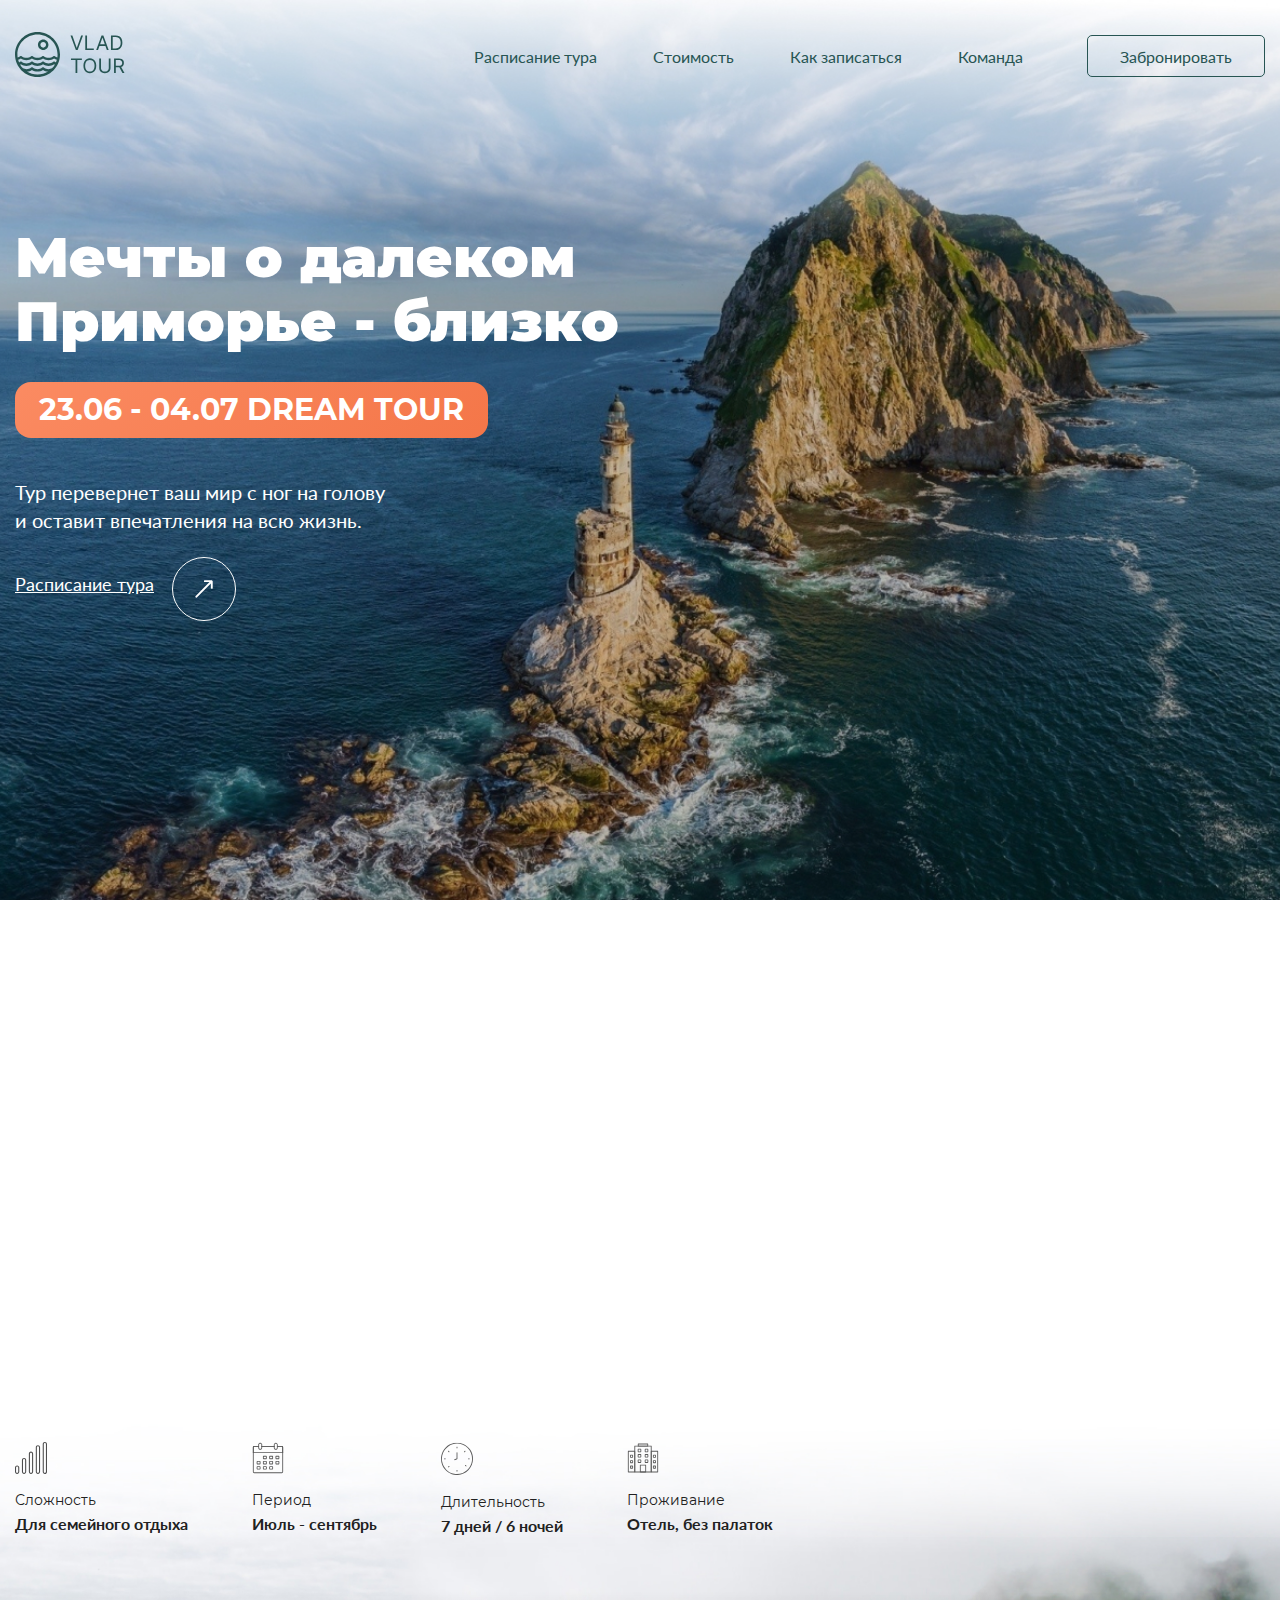
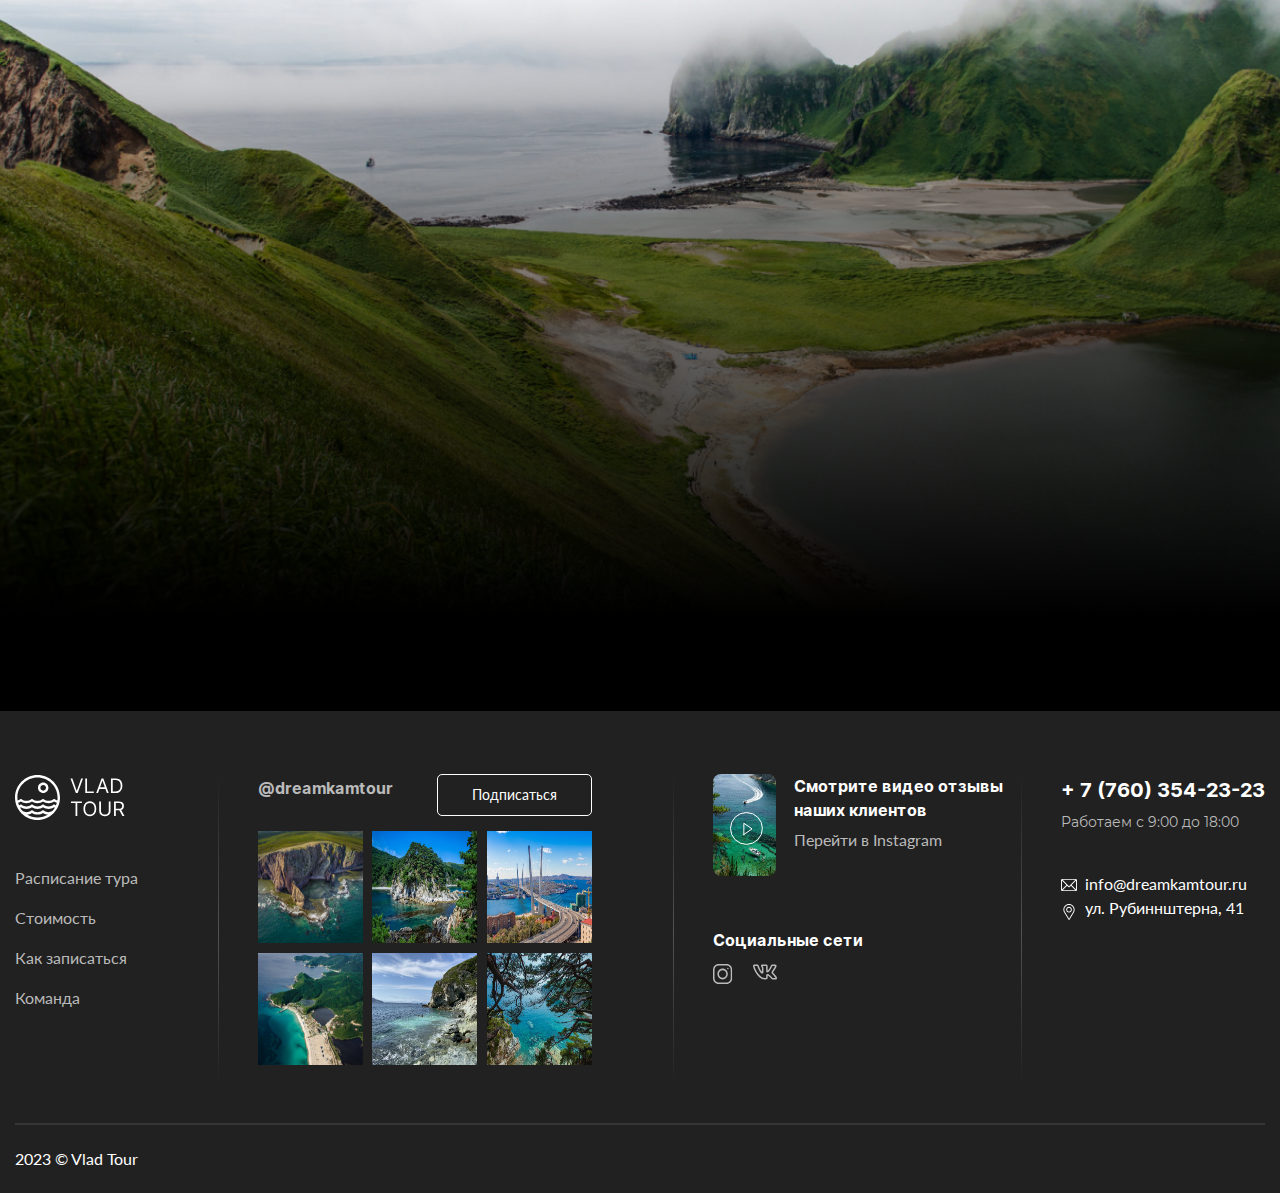
<file: index.html>
<!DOCTYPE html>
<html lang="en">

<head>
  <meta charset="UTF-8">
  <meta name="viewport" content="width=device-width, initial-scale=1.0">
  <meta http-equiv="X-UA-Compatible" content="ie=edge">
  <title>VLAD TOUR</title>
  <link rel="stylesheet" href="css/reset.css">
  <link rel="stylesheet" href="css/style.css">
</head>

<body>
  <header class="header">
    <div class="container">
      <div class="header__top">
        <a class="logo" href="index.html">
          <img src="images/logo-header.svg" alt="logo">
        </a>
        <nav class="menu">
          <ul class="menu__list">
            <li>
              <a class="menu__link" href="schedule.html">
                Расписание тура
              </a>
            </li>
            <li>
              <a class="menu__link" href="price.html">
                Стоимость
              </a>
            </li>
            <li>
              <a class="menu__link" href="booking.html">
                Как записаться
              </a>
            </li>
            <li>
              <a class="menu__link" href="team.html">
                Команда
              </a>
            </li>
          </ul>
          <div class="menu__btn">
            <a class="menu__btn-link" href="booking.html">Забронировать</a>
          </div>
        </nav>
      </div>
      <div class="header__content scroll-item">
        <h1 class="header__title">
          Мечты о далеком Приморье - близко
        </h1>
        <div class="header__date">
          23.06 - 04.07 DREAM TOUR
        </div>
        <div class="header__text">
          Тур перевернет ваш мир с ног на голову и оставит
          впечатления на всю жизнь.
        </div>
        <div class="header__btn">
          <a class="header__btn-link" href="#">
            Расписание тура
          </a>
        </div>
      </div>
    </div>
  </header>
  <section class="descr">
    <div class="container">
      <h3 class="descr__title scroll-item">
        Путешествие на край света начинается
      </h3>
      <div class="descr__subtitle scroll-item">
        Ваша мечта осуществилась, вы приняли решение, и вам
        предстоит путешествие на край света.
      </div>
      <div class="descr__text scroll-item">
        Этот маршрут лучший вариант для тех, кто хочет ощутить,
        как живёт самая молодая земля нашей планеты, многое увидеть,
        испытать на себе и полюбить, увезти целый рюкзак незабываемых
        чувств и впечатлений. Каждый день вы будете выезжать на радиальные маршруты,
        а проживать в комфортабельных двухместных номерах.
      </div>
    </div>
  </section>
  <section class="info">
    <div class="container">
      <div class="info__top">
        <div class="info__items">
          <div class="info__item ">
            <img class="info__item-img" src="images/info-1.svg" alt="photo">
            <div class="info__item-title">Сложность</div>
            <div class="info__item-text">Для семейного отдыха</div>
          </div>
          <div class="info__item scroll-item">
            <img class="info__item-img" src="images/info-2.svg" alt="photo">
            <div class="info__item-title">Период</div>
            <div class="info__item-text">Июль - сентябрь</div>
          </div>
          <div class="info__item scroll-item">
            <img class="info__item-img" src="images/info-3.svg" alt="photo">
            <div class="info__item-title">Длительность</div>
            <div class="info__item-text">7 дней / 6 ночей</div>
          </div>
          <div class="info__item scroll-item">
            <img class="info__item-img" src="images/info-4.svg" alt="photo">
            <div class="info__item-title">Проживание</div>
            <div class="info__item-text">Отель, без палаток</div>
          </div>
        </div>
      </div>
      <div class="info__content ">
        <div class="info__title">
          Владивосток – земля великолепной приморской природы, красивых бухт и диких мест, где ещё не ступала нога
          человека.
        </div>
        <div class="info__com">
          “Когда мы подлетали во Владивосток, у меня захватило дух от увиденного. Это за гранью реальности. Невероятно!”
        </div>
        <div class="info__name">
          Максим, <span>@max_max</span>
        </div>
      </div>
    </div>
  </section>
  <footer class="footer">
    <div class="container">
      <div class="footer__top">
        <div class="footer__menu footer__block">
          <a class="footer__logo" href="index.html">
            <img class="footer__logo-img" src="images/footer-logo.svg">
          </a>
          <nav class="footer__nav">
            <ul class="footer__list">
              <li>
                <a class="footer__list-link" href="schedule.html">
                  Расписание тура
                </a>
              </li>
              <li>
                <a class="footer__list-link" href="price.html">
                  Стоимость

                </a>
              </li>
              <li>
                <a class="footer__list-link" href="booking.html">
                  Как записаться

                </a>
              </li>
              <li>
                <a class="footer__list-link" href="team.html">
                  Команда
                </a>
              </li>
            </ul>
          </nav>
        </div>
        <div class="footer__inst footer__block">
          <div class="footer__inst-desc">
            <div class="footer__inst-name">
              @dreamkamtour
            </div>
            <div class="footer__inst-btn">
              <a class="footer__inst-link" href="#">Подписаться</a>
            </div>
          </div>
          <div class="footer__inst-gallery">
            <img class="footer__inst-img" src="images/footer-gal-1.jpg" alt="#">
            <img class="footer__inst-img" src="images/footer-gal-2.jpg" alt="#">
            <img class="footer__inst-img" src="images/footer-gal-3.jpg" alt="#">
            <img class="footer__inst-img" src="images/footer-gal-4.jpg" alt="#">
            <img class="footer__inst-img" src="images/footer-gal-5.jpg" alt="#">
            <img class="footer__inst-img" src="images/footer-gal-6.jpg" alt="#">
          </div>
        </div>
        <div class="footer__social footer__block">
          <div class="footer__social-inst">
            <div class="footer__social-video">
              <a class="footer__social-link" href="#">
                <img class="footer__social-img" src="images/inst-video.png" alt="#">
              </a>
            </div>
            <div class="footer__social-text">
              <p>Смотрите видео отзывы наших клиентов</p>
              <a class="footer__social-linkinst" href="#">Перейти в Instagram</a>
            </div>
          </div>
          <div class="footer__social-title">
            Социальные сети
          </div>
          <img class="footer__social-icon" src="images/ins-icon-footer.svg" alt="photo">
          <img class="footer__social-icon" src="images/vk-icon-footer.svg" alt="photo">
        </div>
        <div class="footer__com footer__block">
          <a class="footer__phone" href="tel:87603542323">+ 7 (760) 354-23-23</a>
          <div class="footer__com-text">Работаем с 9:00 до 18:00</div>
          <a class="footer__email" href="mailto:">info@dreamkamtour.ru</a>
          <div class="footer__adress">ул. Рубиннштерна, 41</div>
        </div>
      </div>
      <div class="footer__bottom">
        2023 © Vlad Tour
      </div>
    </div>
  </footer>

  <script src="js/main.js"></script>
</body>

</html>
</file>
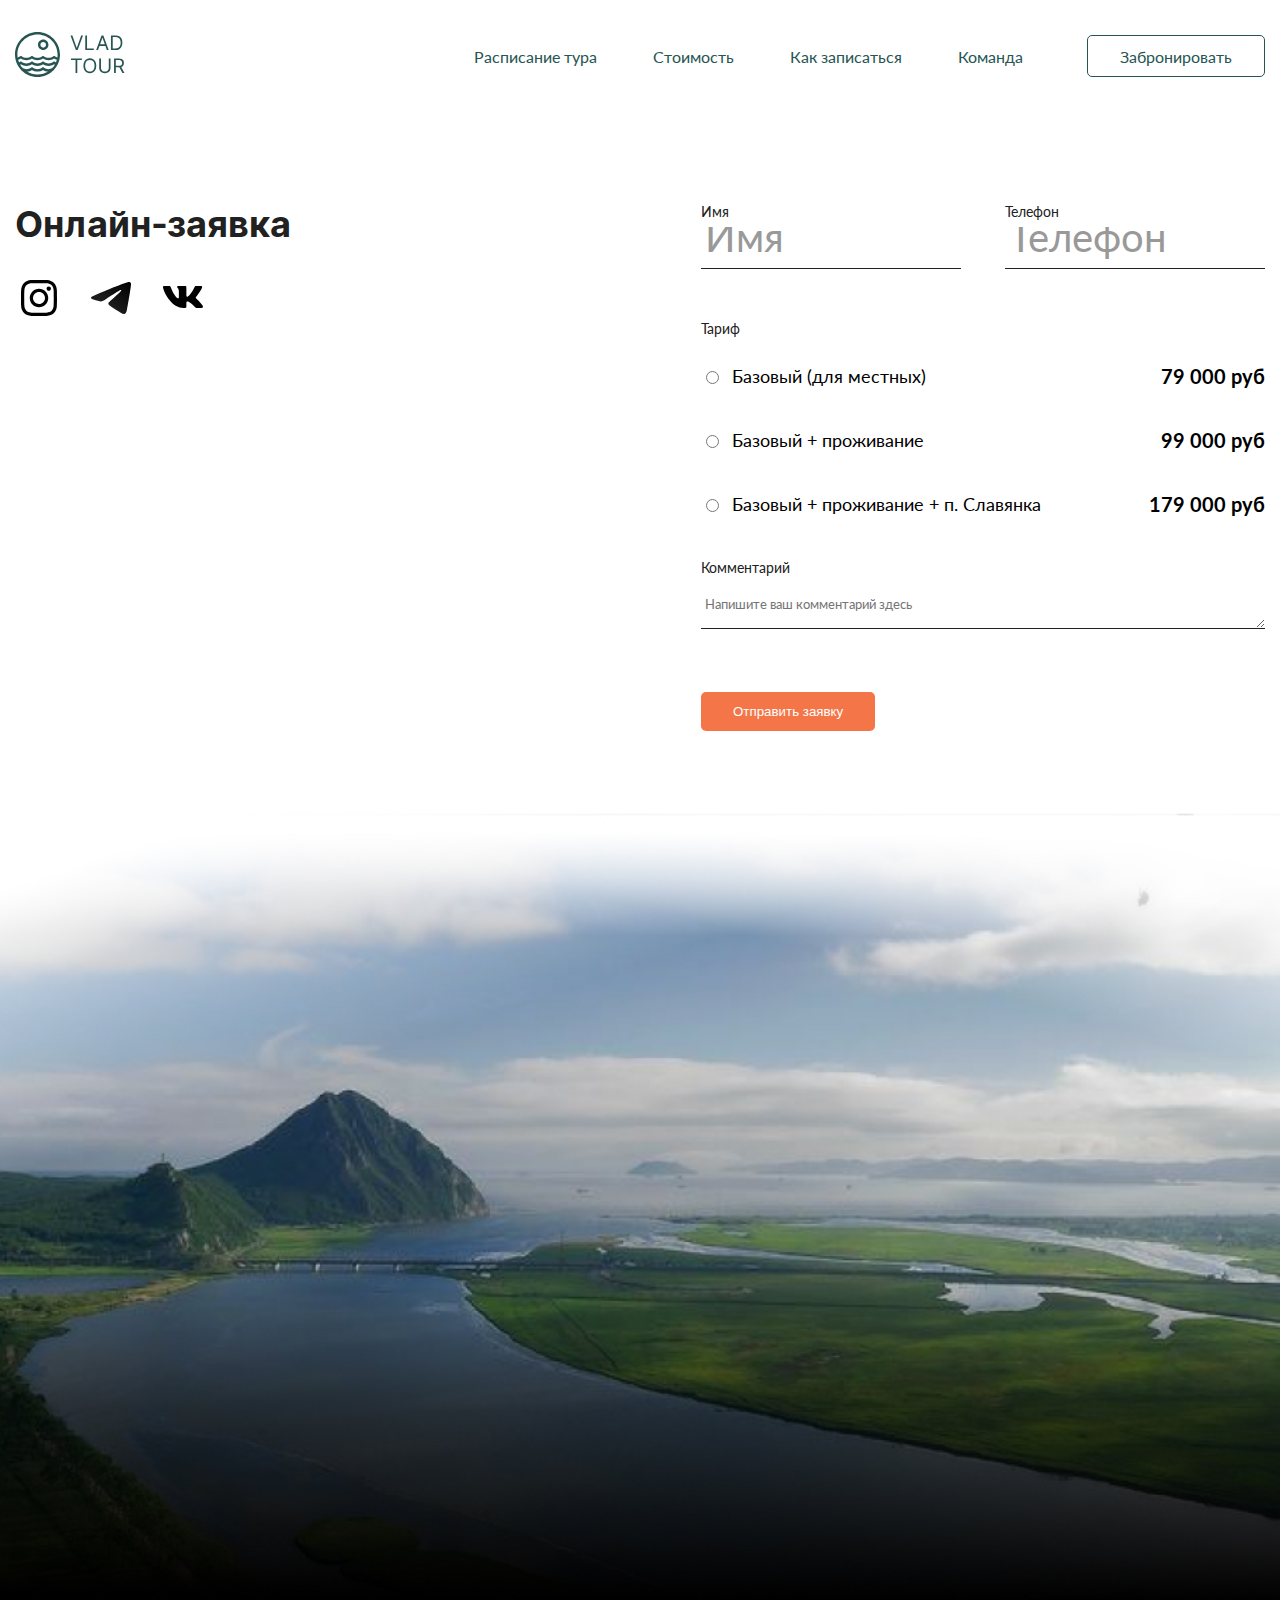
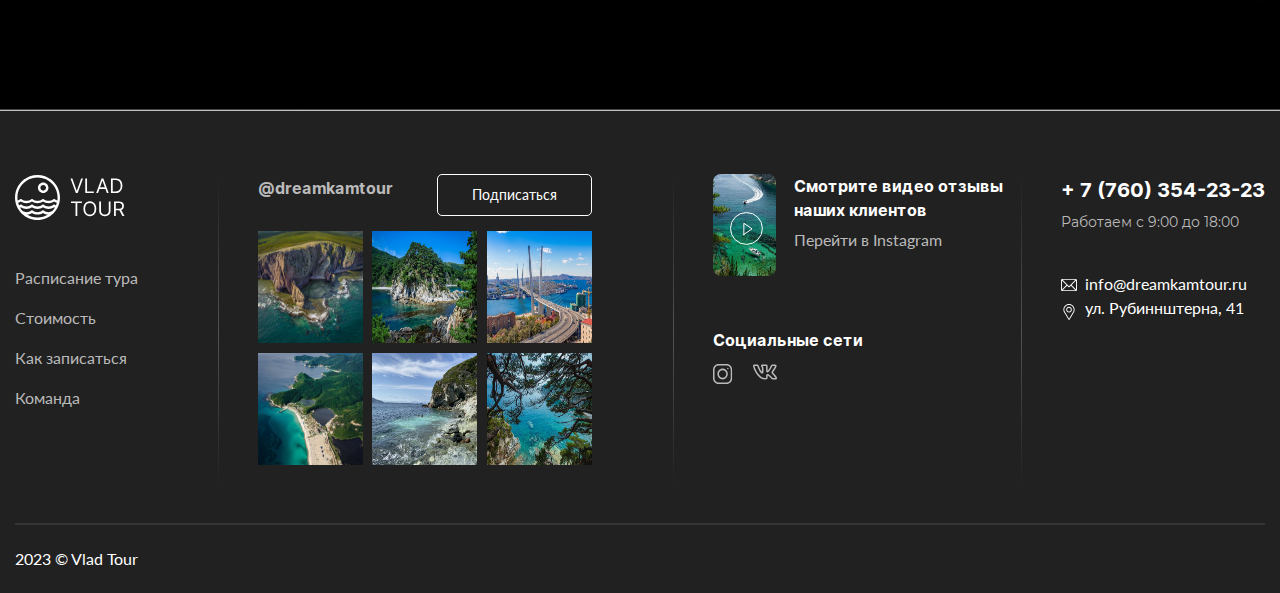
<file: booking.html>
<!DOCTYPE html>
<html lang="en">

<head>
    <meta charset="UTF-8">
    <meta name="viewport" content="width=device-width, initial-scale=1.0">
    <meta http-equiv="X-UA-Compatible" content="ie=edge">
    <title>VLAD TOUR</title>
    <link rel="stylesheet" href="css/reset.css">
    <link rel="stylesheet" href="css/style.css">
</head>

<body>
    <header class="header header__other">
        <div class="container">
            <div class="header__top">
                <a class="logo" href="index.html">
                    <img src="images/logo-header.svg" alt="logo">
                </a>
                <nav class="menu">
                    <ul class="menu__list">
                        <li>
                            <a class="menu__link" href="schedule.html">
                                Расписание тура
                            </a>
                        </li>
                        <li>
                            <a class="menu__link" href="price.html">
                                Стоимость
                            </a>
                        </li>
                        <li>
                            <a class="menu__link" href="booking.html">
                                Как записаться
                            </a>
                        </li>
                        <li>
                            <a class="menu__link" href="team.html">
                                Команда
                            </a>
                        </li>
                    </ul>
                    <div class="menu__btn">
                        <a class="menu__btn-link" href="booking.html">Забронировать</a>
                    </div>
                </nav>
            </div>
        </div>
    </header>
    <section class="booking">
        <div class="container">
            <div class="booking__inner">
                <div class="booking__text">
                    <h3 class="booking__title">Онлайн-заявка</h3>
                    <div class="booking__icon">
                        <a class="booking__icon-link" href="#">
                            <img class="booking__iocn-img" src="images/instagram-black.svg">
                        </a>
                        <a class="booking__icon-link" href="#">
                            <img class="booking__iocn-img" src="images/telegram-black.svg">
                        </a>
                        <a class="booking__icon-link" href="#">
                            <img class="booking__iocn-img" src="images/vk-black.svg">
                        </a>
                    </div>
                </div>
                <form class="booking__form" action="">
                    <div class="booking__form-top">
                        <div class="booking__form-block">
                            <label class="booking__label-name booking__label">Имя</label>
                            <input class="booking__input-name booking__input" type="text" placeholder="Имя">
                        </div>
                        <div class="booking__form-block">
                            <label class="booking__label-tel booking__label">Телефон</label>
                            <input class="booking__input-tel booking__input" type="tel" placeholder="Телефон">
                        </div>
                    </div>
                    <label class="booking__label-tarrif booking__label">Тариф</label>
                    <div class="booking__tariff">
                        <input class="booking__tariff-item" type="radio">
                        <div class="booking__tariff-inner">
                            <label class="booking__label-traf">Базовый (для местных)</label>
                            <div class="booking__price">79 000 руб</div>
                        </div>
                    </div>
                    <div class="booking__tariff">
                        <input class="booking__tariff-item" type="radio">
                        <div class="booking__tariff-inner">
                            <label class="booking__label-traf">Базовый + проживание</label>
                            <div class="booking__price">99 000 руб</div>
                        </div>
                    </div>
                    <div class="booking__tariff">
                        <input class="booking__tariff-item" type="radio">
                        <div class="booking__tariff-inner">
                        <label class="booking__label-traf">Базовый + проживание + п. Славянка</label>
                        <div class="booking__price">179 000 руб</div>
                    </div>
                    </div>
                    <label class="booking__label-com booking__label">Комментарий</label>
                    <textarea class="booking__textarea" placeholder="Напишите ваш комментарий здесь"></textarea>
                    <button class="form-btn" type="submit">Отправить заявку</button>
                </form>
            </div>
        </div>
    </section>
    <section class="booking__photo">
    </section>
    <footer class="footer">
        <div class="container">
            <div class="footer__top">
                <div class="footer__menu footer__block">
                    <a class="footer__logo" href="index.html">
                        <img class="footer__logo-img" src="images/footer-logo.svg">
                    </a>
                    <nav class="footer__nav">
                        <ul class="footer__list">
                            <li>
                                <a class="footer__list-link" href="schedule.html">
                                    Расписание тура
                                </a>
                            </li>
                            <li>
                                <a class="footer__list-link" href="price.html">
                                    Стоимость

                                </a>
                            </li>
                            <li>
                                <a class="footer__list-link" href="booking.html">
                                    Как записаться

                                </a>
                            </li>
                            <li>
                                <a class="footer__list-link" href="team.html">
                                    Команда
                                </a>
                            </li>
                        </ul>
                    </nav>
                </div>
                <div class="footer__inst footer__block">
                    <div class="footer__inst-desc">
                        <div class="footer__inst-name">
                            @dreamkamtour
                        </div>
                        <div class="footer__inst-btn">
                            <a class="footer__inst-link" href="#">Подписаться</a>
                        </div>
                    </div>
                    <div class="footer__inst-gallery">
                        <img class="footer__inst-img" src="images/footer-gal-1.jpg" alt="#">
                        <img class="footer__inst-img" src="images/footer-gal-2.jpg" alt="#">
                        <img class="footer__inst-img" src="images/footer-gal-3.jpg" alt="#">
                        <img class="footer__inst-img" src="images/footer-gal-4.jpg" alt="#">
                        <img class="footer__inst-img" src="images/footer-gal-5.jpg" alt="#">
                        <img class="footer__inst-img" src="images/footer-gal-6.jpg" alt="#">
                    </div>
                </div>
                <div class="footer__social footer__block">
                    <div class="footer__social-inst">
                        <div class="footer__social-video">
                            <a class="footer__social-link" href="#">
                                <img class="footer__social-img" src="images/inst-video.png" alt="#">
                            </a>
                        </div>
                        <div class="footer__social-text">
                            <p>Смотрите видео отзывы наших клиентов</p>
                            <a class="footer__social-linkinst" href="#">Перейти в Instagram</a>
                        </div>
                    </div>
                    <div class="footer__social-title">
                        Социальные сети
                    </div>
                    <img class="footer__social-icon" src="images/ins-icon-footer.svg" alt="photo">
                    <img class="footer__social-icon" src="images/vk-icon-footer.svg" alt="photo">
                </div>
                <div class="footer__com footer__block">
                    <a class="footer__phone" href="tel:87603542323">+ 7 (760) 354-23-23</a>
                    <div class="footer__com-text">Работаем с 9:00 до 18:00</div>
                    <a class="footer__email" href="mailto:">info@dreamkamtour.ru</a>
                    <div class="footer__adress">ул. Рубиннштерна, 41</div>
                </div>
            </div>
            <div class="footer__bottom">
                2023 © Vlad Tour
            </div>
        </div>
    </footer>
    <script src="js/main.js"></script>
</body>

</html>
</file>
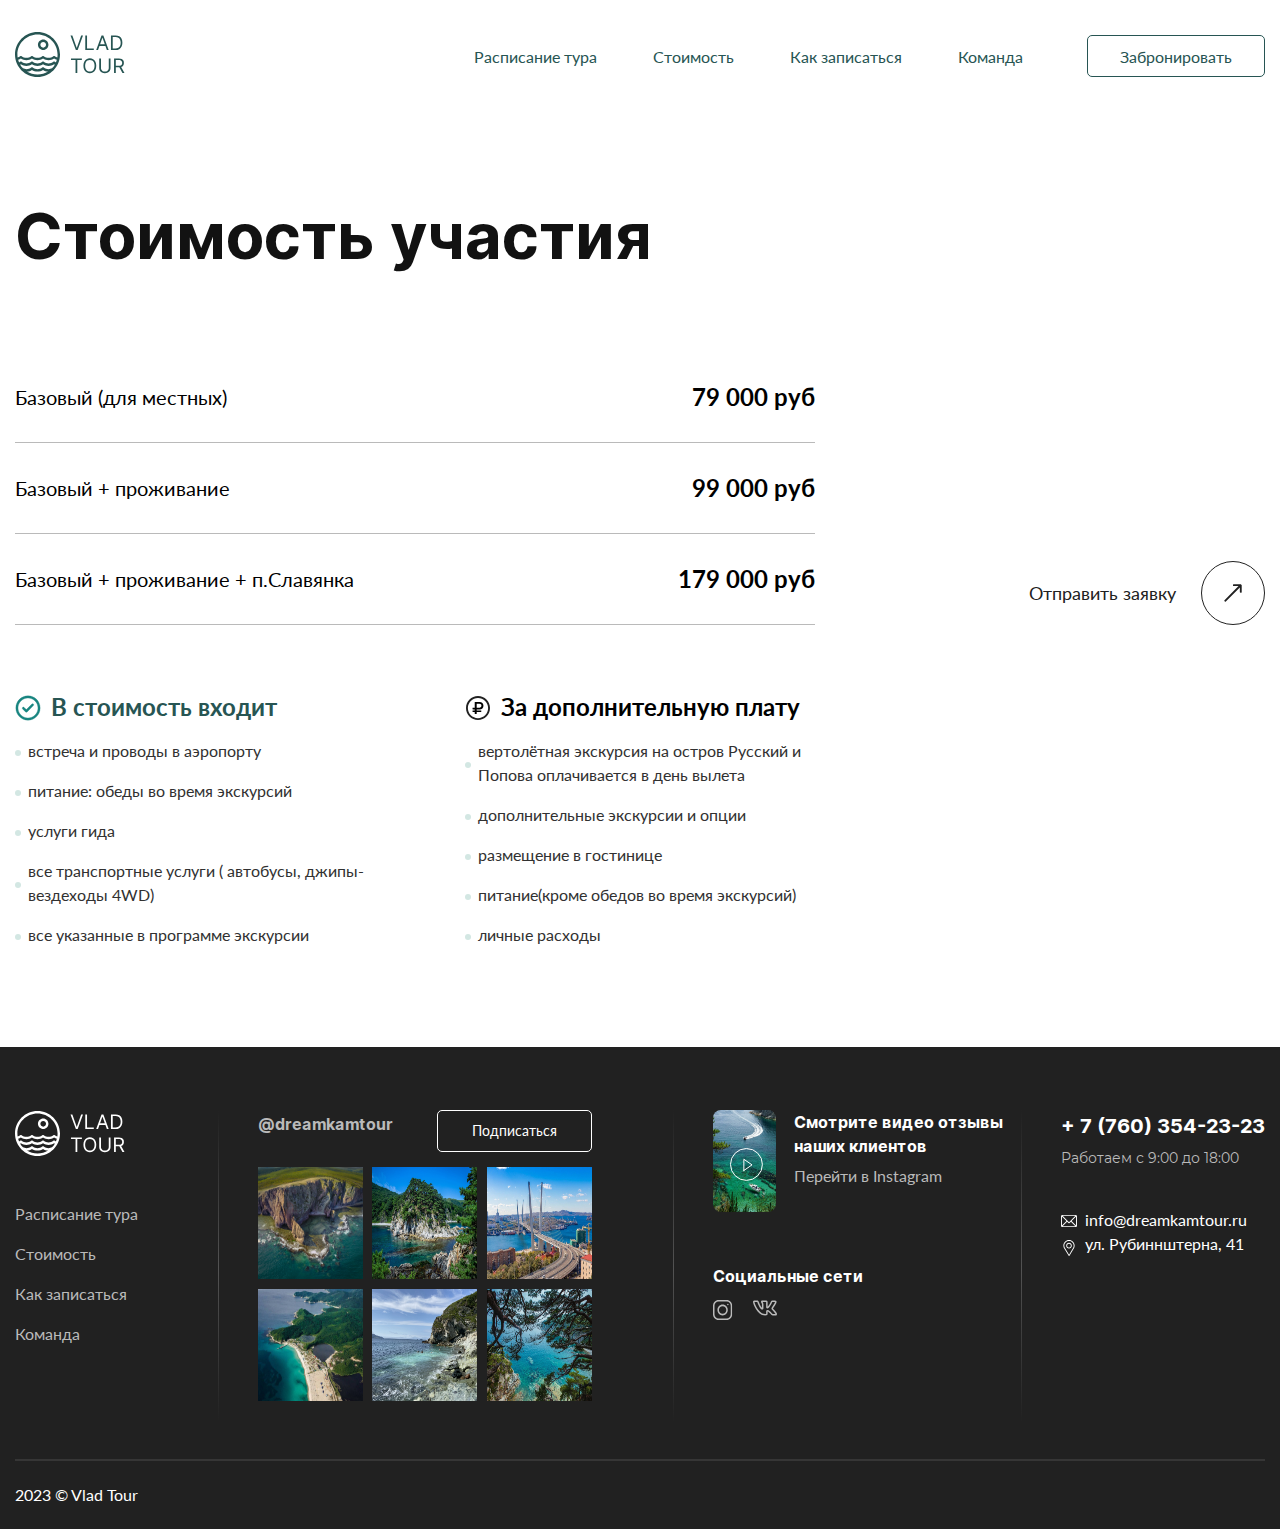
<file: price.html>
<!DOCTYPE html>
<html lang="en">

<head>
    <meta charset="UTF-8">
    <meta name="viewport" content="width=device-width, initial-scale=1.0">
    <meta http-equiv="X-UA-Compatible" content="ie=edge">
    <title>VLAD TOUR</title>
    <link rel="stylesheet" href="css/reset.css">
    <link rel="stylesheet" href="css/style.css">
</head>

<body>
    <header class="header header__other">
        <div class="container">
            <div class="header__top">
                <a class="logo" href="index.html">
                    <img src="images/logo-header.svg" alt="logo">
                </a>
                <nav class="menu">
                    <ul class="menu__list">
                        <li>
                            <a class="menu__link" href="schedule.html">
                                Расписание тура
                            </a>
                        </li>
                        <li>
                            <a class="menu__link" href="price.html">
                                Стоимость
                            </a>
                        </li>
                        <li>
                            <a class="menu__link" href="booking.html">
                                Как записаться
                            </a>
                        </li>
                        <li>
                            <a class="menu__link" href="team.html">
                                Команда
                            </a>
                        </li>
                    </ul>
                    <div class="menu__btn">
                        <a class="menu__btn-link" href="booking.html">Забронировать</a>
                    </div>
                </nav>
            </div>
        </div>
    </header>
    <section class="price">
        <div class="container">
            <h3 class="price__title">Стоимость участия</h3>
            <div class="price__top">
                <div class="price__table">
                    <div class="price__table-block">
                        <div class="price__table-subtile">Базовый (для местных)</div>
                        <div class="price__table-text">79 000 руб</div>
                    </div>
                    <div class="price__table-block">
                        <div class="price__table-subtile">Базовый + проживание</div>
                        <div class="price__table-text">99 000 руб</div>
                    </div>
                    <div class="price__table-block">
                        <div class="price__table-subtile">Базовый + проживание + п.Славянка</div>
                        <div class="price__table-text">179 000 руб</div>
                    </div>
                </div>
                <div class="price__bid">
                    <a class="price__link">
                        <div class="price__link-text">
                            Отправить заявку
                        </div>
                        <svg width="64" height="64" viewBox="0 0 64 64" fill="none" xmlns="http://www.w3.org/2000/svg">
                            <rect x="0.5" y="0.5" width="63" height="63" rx="31.5" stroke="#212121" />
                            <g clip-path="url(#clip0_759_56)">
                                <path
                                    d="M39.7744 23.1951C39.774 23.1951 39.7736 23.1951 39.7731 23.1951L32.8622 23.2257C32.3445 23.2279 31.9265 23.6495 31.9288 24.1673C31.9311 24.6851 32.3526 25.103 32.8704 25.1007L37.5103 25.0801L23.4994 39.1473C23.134 39.5142 23.1352 40.1078 23.5021 40.4731C23.8689 40.8385 24.4625 40.8373 24.8279 40.4705L38.8388 26.4033L38.8369 31.0433C38.8367 31.561 39.2563 31.9809 39.774 31.9811C40.2919 31.9813 40.7117 31.5616 40.7119 31.0439L40.7148 24.1329C40.7148 24.1325 40.7147 24.1321 40.7148 24.1317C40.7142 23.6129 40.2915 23.1935 39.7744 23.1951Z"
                                    fill="#212121" />
                            </g>
                            <defs>
                                <clipPath id="clip0_759_56">
                                    <rect width="24" height="24" fill="white"
                                        transform="translate(15 32.0049) rotate(-45.1148)" />
                                </clipPath>
                            </defs>
                        </svg>
                    </a>
                </div>
            </div>
            <div class="price__bottom">
                <div class="price__yes">
                    <h6 class="price__yes-title price__title-bottom">В стоимость входит</h6>
                    <ul class="price__list">
                        <li>встреча и проводы в аэропорту  </li>
                        <li>питание: обеды во время экскурсий </li>
                        <li>услуги гида  </li>
                        <li>все транспортные услуги ( автобусы, джипы-вездеходы 4WD) </li>
                        <li>все указанные в программе экскурсии </li>
                    </ul>
                </div>
                <div class="price__no">
                    <h6 class="price__no-title price__title-bottom">За дополнительную плату</h6>
                    <ul class="price__list">
                        <li>вертолётная экскурсия на остров Русский и Попова оплачивается в день вылета </li>
                        <li>дополнительные экскурсии и опции </li>
                        <li>размещение в гостинице </li>
                        <li>питание(кроме обедов во время экскурсий)</li>
                        <li>личные расходы </li>
                    </ul>
                </div>
            </div>
        </div>
    </section>
    <footer class="footer">
        <div class="container">
            <div class="footer__top">
                <div class="footer__menu footer__block">
                    <a class="footer__logo" href="index.html">
                        <img class="footer__logo-img" src="images/footer-logo.svg">
                    </a>
                    <nav class="footer__nav">
                        <ul class="footer__list">
                            <li>
                                <a class="footer__list-link" href="schedule.html">
                                    Расписание тура
                                </a>
                            </li>
                            <li>
                                <a class="footer__list-link" href="price.html">
                                    Стоимость

                                </a>
                            </li>
                            <li>
                                <a class="footer__list-link" href="booking.html">
                                    Как записаться

                                </a>
                            </li>
                            <li>
                                <a class="footer__list-link" href="team.html">
                                    Команда
                                </a>
                            </li>
                        </ul>
                    </nav>
                </div>
                <div class="footer__inst footer__block">
                    <div class="footer__inst-desc">
                        <div class="footer__inst-name">
                            @dreamkamtour
                        </div>
                        <div class="footer__inst-btn">
                            <a class="footer__inst-link" href="#">Подписаться</a>
                        </div>
                    </div>
                    <div class="footer__inst-gallery">
                        <img class="footer__inst-img" src="images/footer-gal-1.jpg" alt="#">
                        <img class="footer__inst-img" src="images/footer-gal-2.jpg" alt="#">
                        <img class="footer__inst-img" src="images/footer-gal-3.jpg" alt="#">
                        <img class="footer__inst-img" src="images/footer-gal-4.jpg" alt="#">
                        <img class="footer__inst-img" src="images/footer-gal-5.jpg" alt="#">
                        <img class="footer__inst-img" src="images/footer-gal-6.jpg" alt="#">
                    </div>
                </div>
                <div class="footer__social footer__block">
                    <div class="footer__social-inst">
                        <div class="footer__social-video">
                            <a class="footer__social-link" href="#">
                                <img class="footer__social-img" src="images/inst-video.png" alt="#">
                            </a>
                        </div>
                        <div class="footer__social-text">
                            <p>Смотрите видео отзывы наших клиентов</p>
                            <a class="footer__social-linkinst" href="#">Перейти в Instagram</a>
                        </div>
                    </div>
                    <div class="footer__social-title">
                        Социальные сети
                    </div>
                    <img class="footer__social-icon" src="images/ins-icon-footer.svg" alt="photo">
                    <img class="footer__social-icon" src="images/vk-icon-footer.svg" alt="photo">
                </div>
                <div class="footer__com footer__block">
                    <a class="footer__phone" href="tel:87603542323">+ 7 (760) 354-23-23</a>
                    <div class="footer__com-text">Работаем с 9:00 до 18:00</div>
                    <a class="footer__email" href="mailto:">info@dreamkamtour.ru</a>
                    <div class="footer__adress">ул. Рубиннштерна, 41</div>
                </div>
            </div>
            <div class="footer__bottom">
                2023 © Vlad Tour
            </div>
        </div>
    </footer>
    <script src="js/main.js"></script>
</body>

</html>
</file>
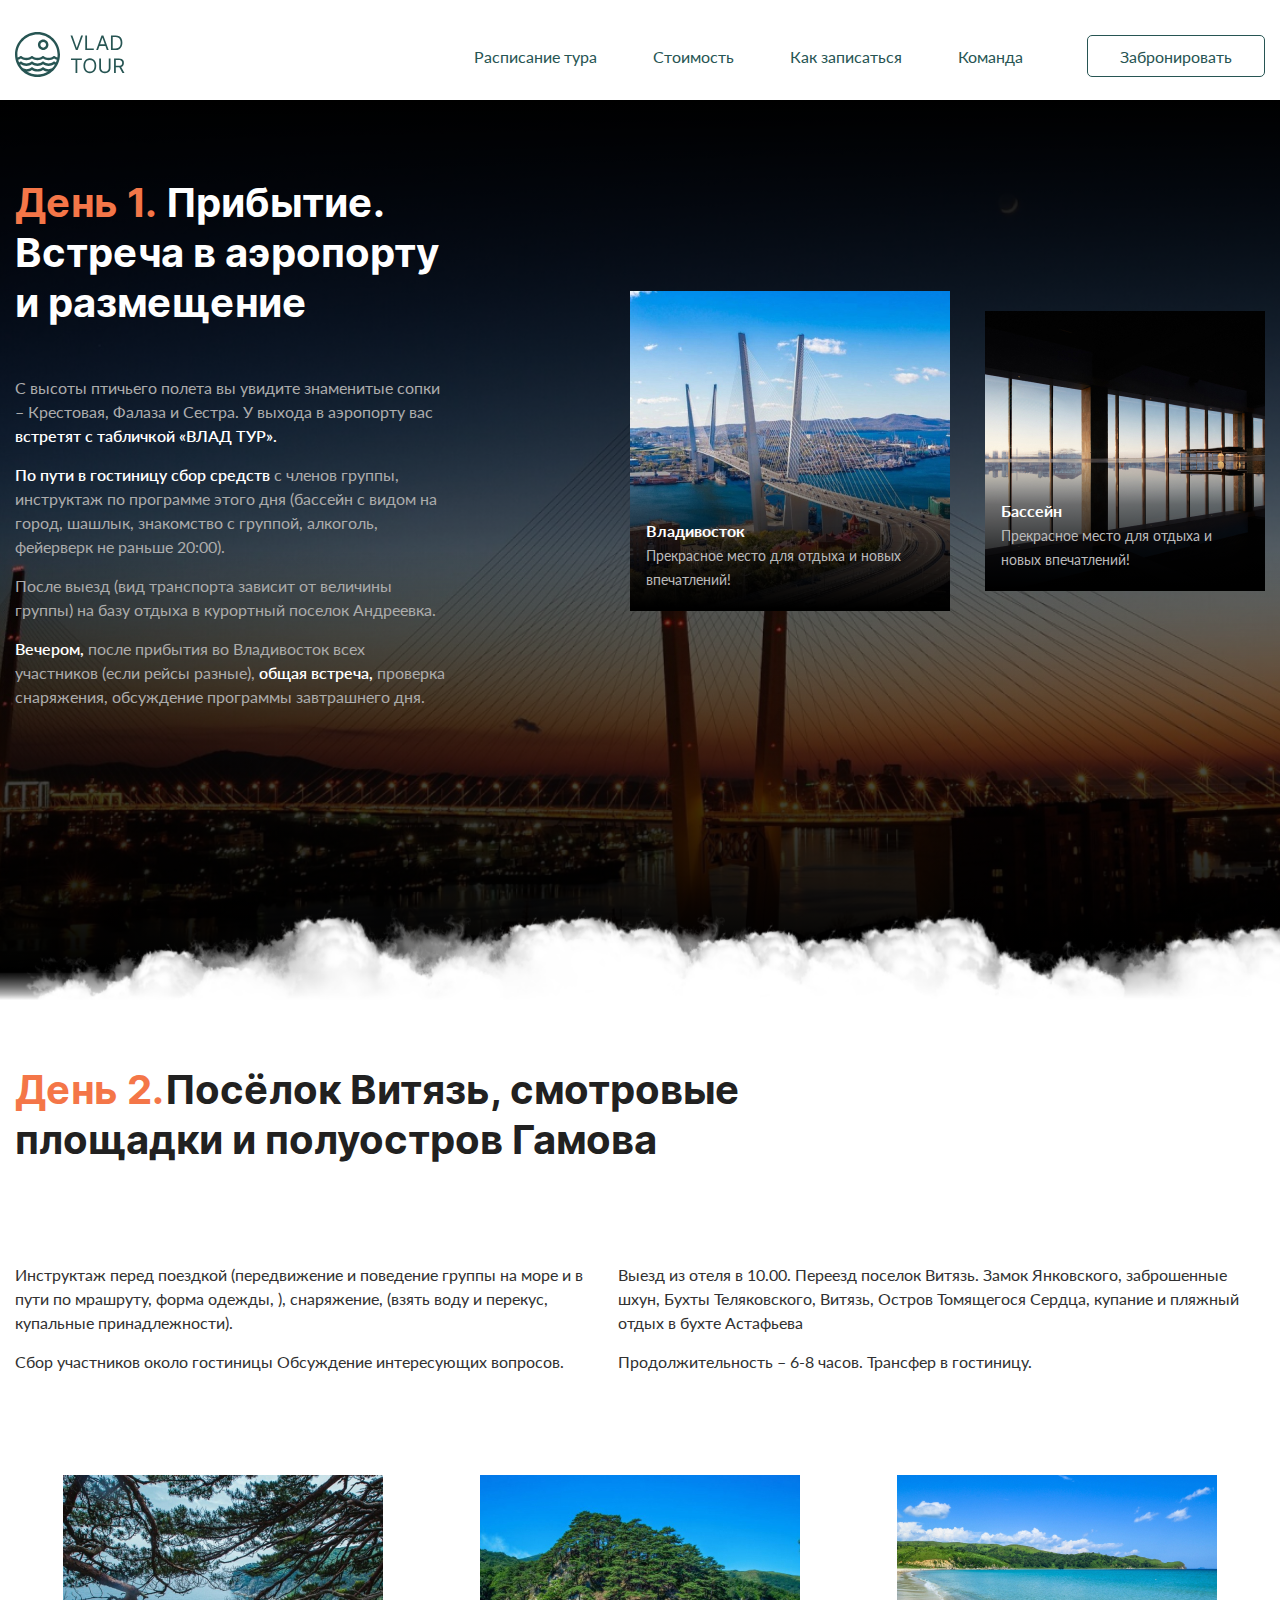
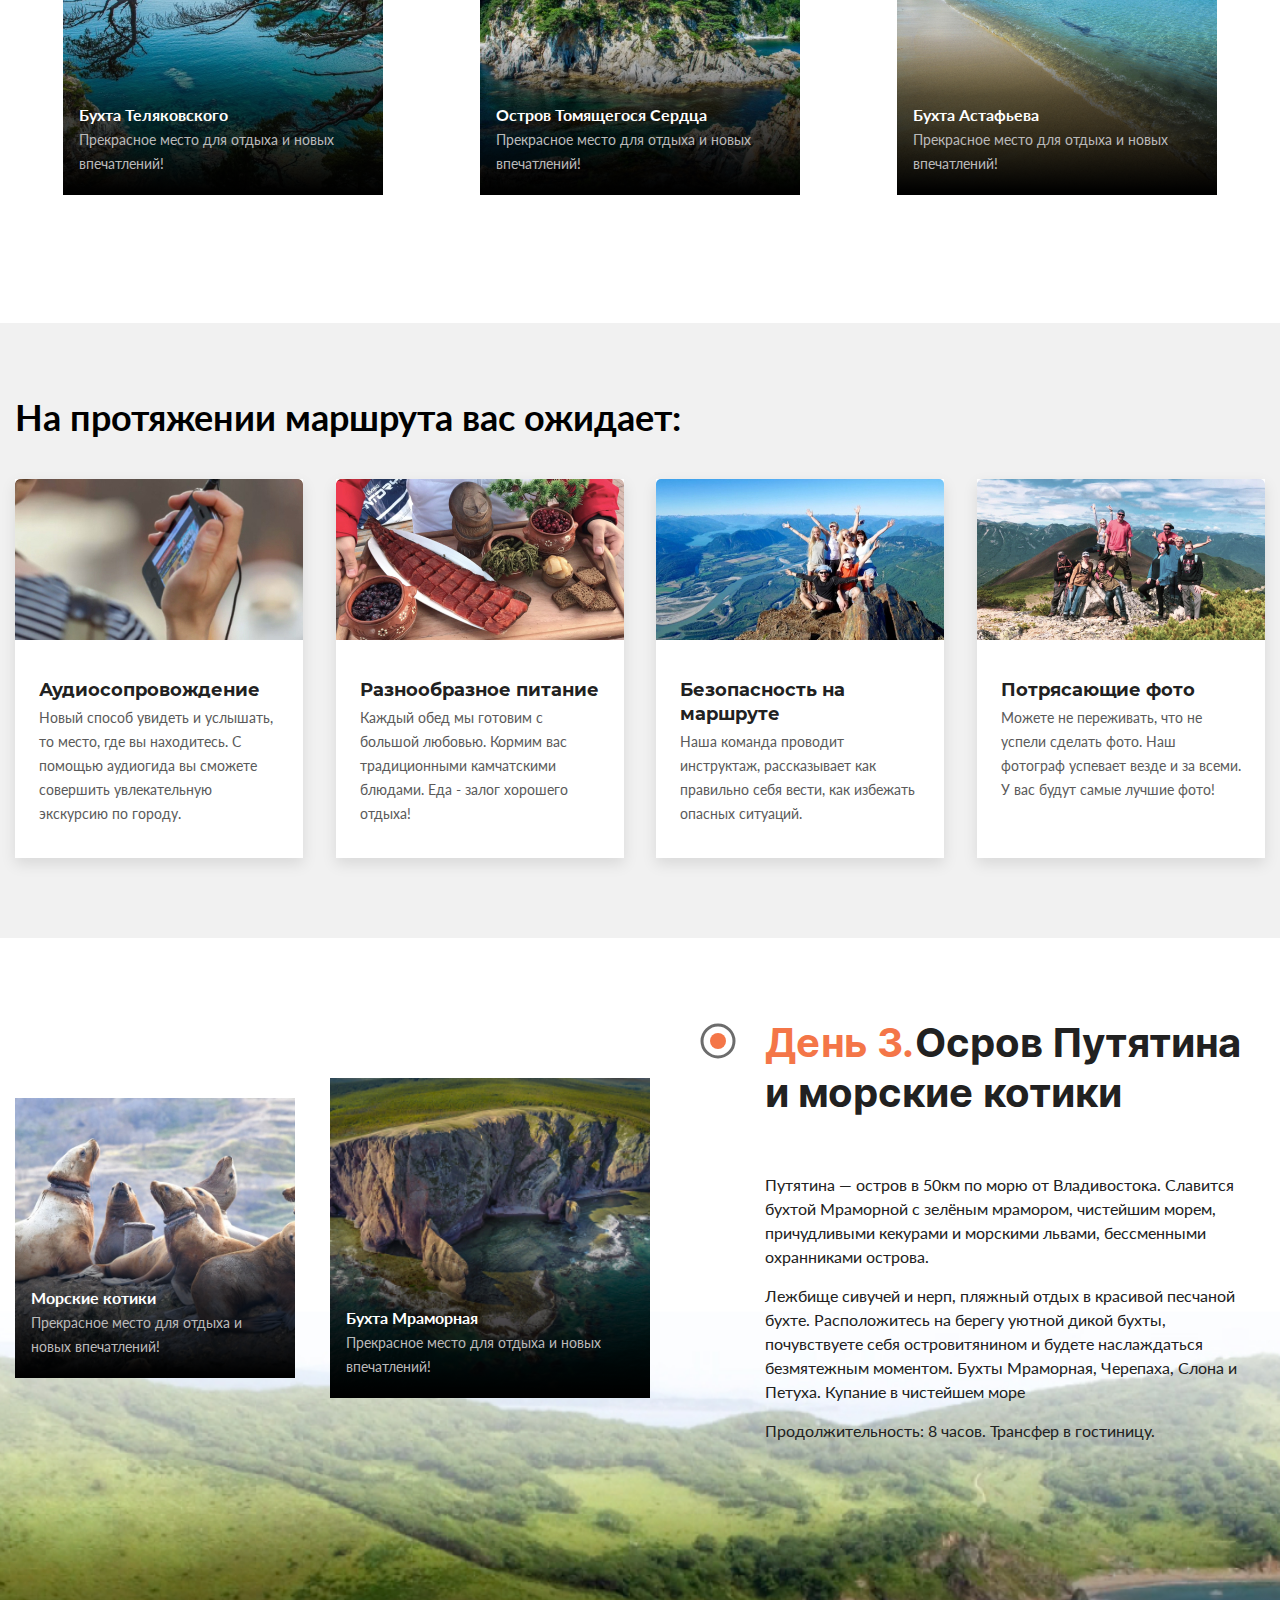
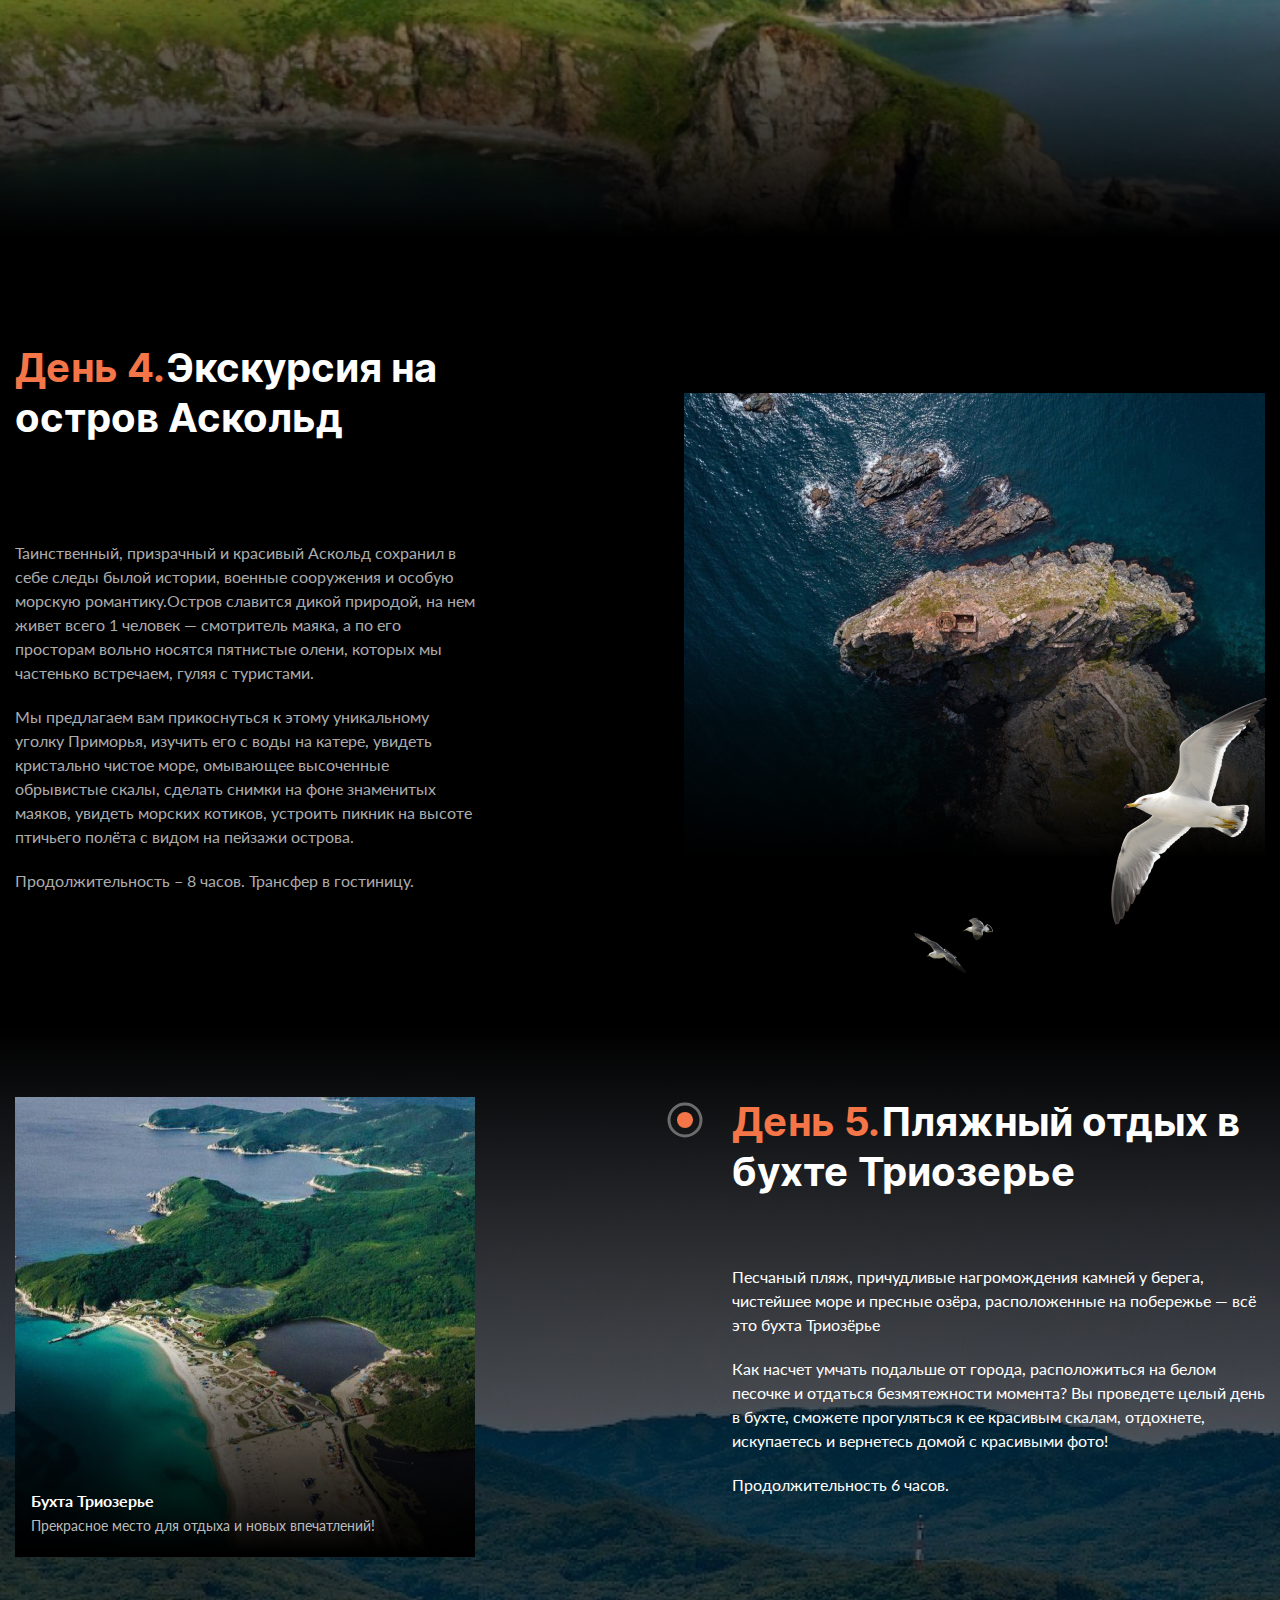
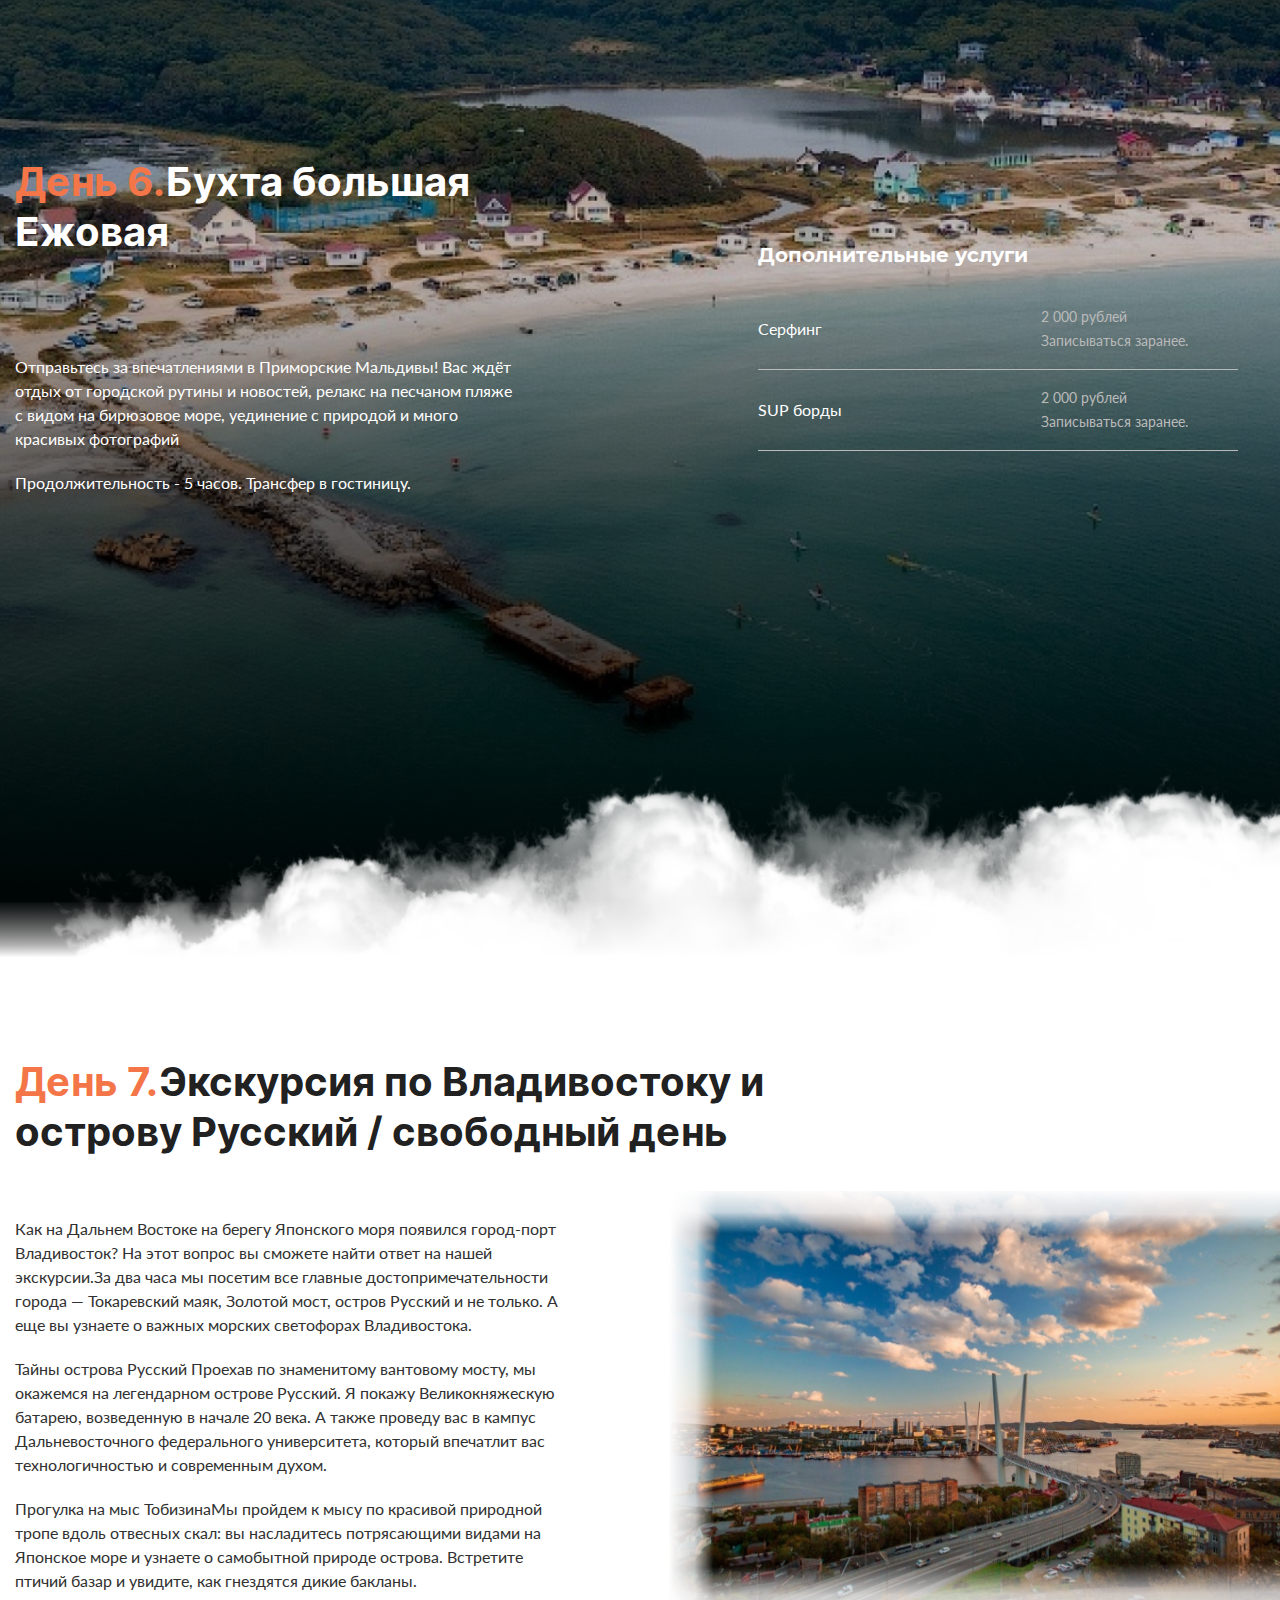
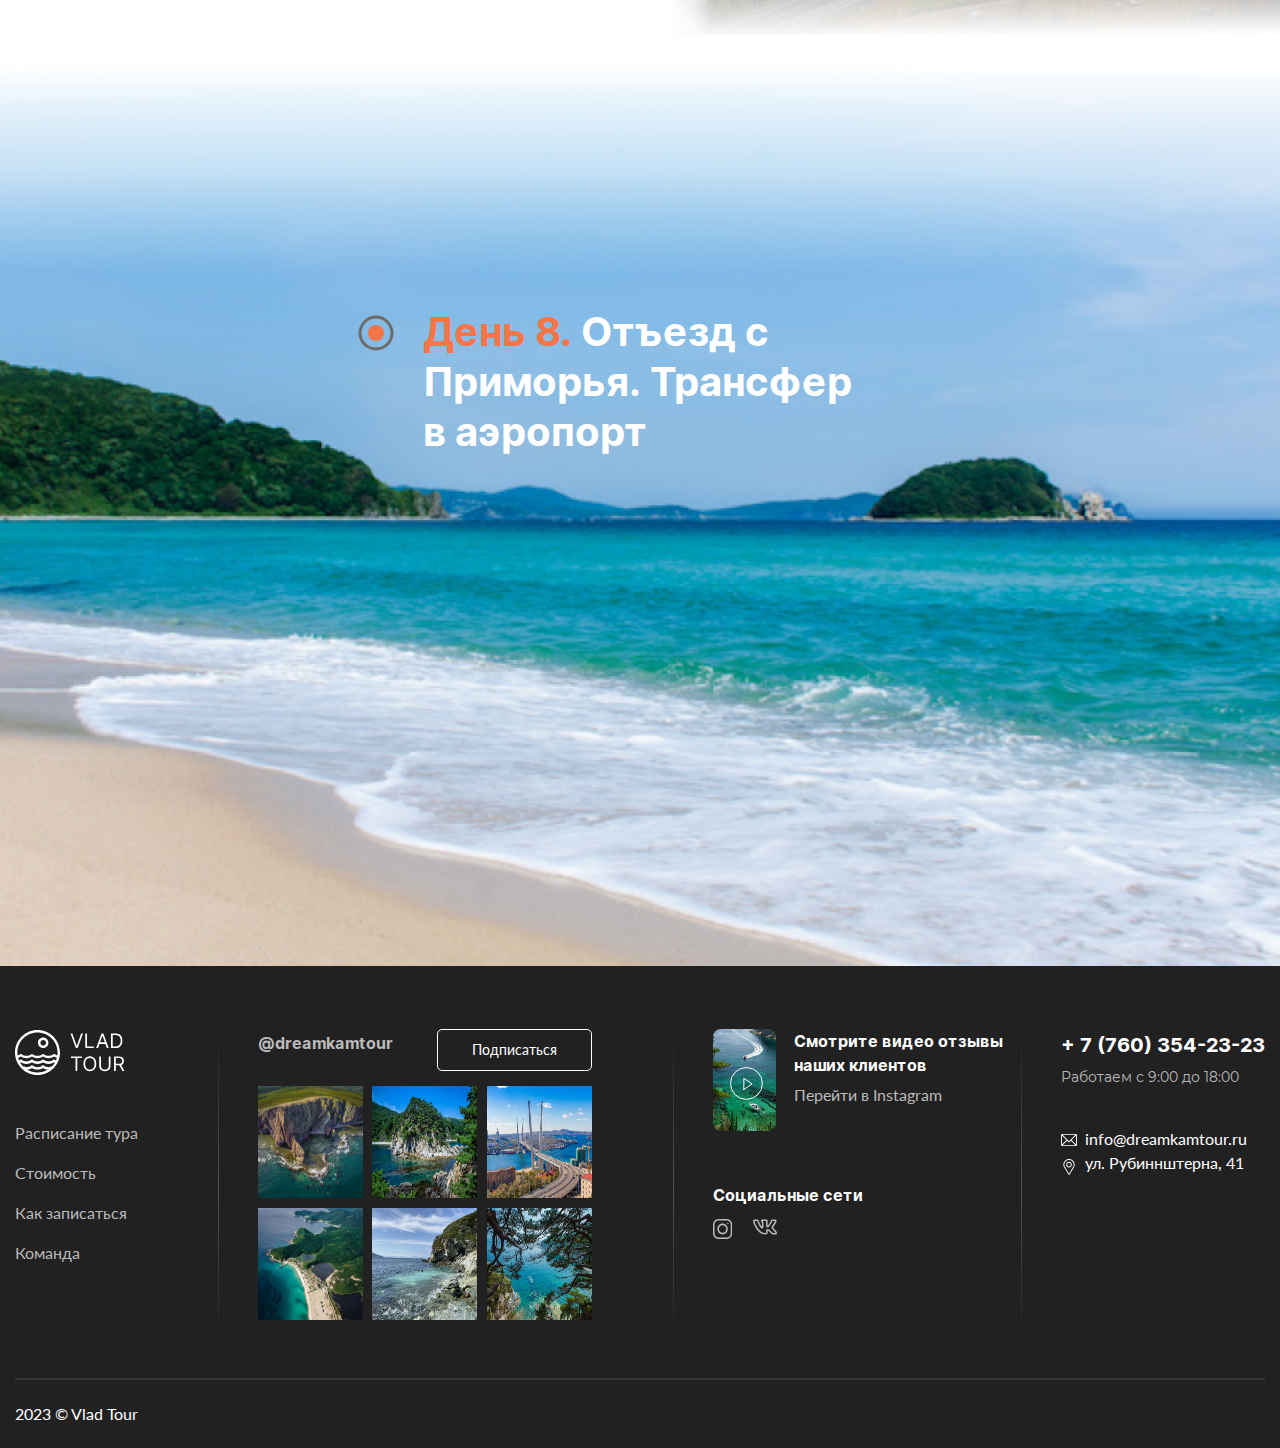
<file: schedule.html>
<!DOCTYPE html>
<html lang="en">

<head>
    <meta charset="UTF-8">
    <meta name="viewport" content="width=device-width, initial-scale=1.0">
    <meta http-equiv="X-UA-Compatible" content="ie=edge">
    <title>VLAD TOUR</title>
    <link rel="stylesheet" href="css/reset.css">
    <link rel="stylesheet" href="css/style.css">
</head>

<body>
    <header class="header header__other">
        <div class="container">
            <div class="header__top">
                <a class="logo" href="index.html">
                    <img src="images/logo-header.svg" alt="logo">
                </a>
                <nav class="menu">
                    <ul class="menu__list">
                        <li>
                            <a class="menu__link" href="schedule.html">
                                Расписание тура
                            </a>
                        </li>
                        <li>
                            <a class="menu__link" href="price.html">
                                Стоимость
                            </a>
                        </li>
                        <li>
                            <a class="menu__link" href="booking.html">
                                Как записаться
                            </a>
                        </li>
                        <li>
                            <a class="menu__link" href="team.html">
                                Команда
                            </a>
                        </li>
                    </ul>
                    <div class="menu__btn">
                        <a class="menu__btn-link" href="booking.html">Забронировать</a>
                    </div>
                </nav>
            </div>
        </div>
    </header>
    <section class="day-1">
        <div class="container">
            <div class="day-1__inner">
                <div class="day-1__descr">
                    <h3 class="day-1__title day__title">
                        <span>День 1.</span> Прибытие. Встреча в аэропорту и размещение
                    </h3>
                    <div class="day-1__text">
                        <p>
                            С высоты птичьего полета вы увидите знаменитые сопки – Крестовая, Фалаза и Сестра. У выхода
                            в
                            аэропорту вас <span>встретят с табличкой «ВЛАД ТУР».</span>
                        </p>
                        <p>
                            <span>По пути в гостиницу сбор средств</span> с членов группы, инструктаж по программе этого
                            дня (бассейн
                            с видом на город, шашлык, знакомство с группой, алкоголь, фейерверк не раньше 20:00).
                        </p>
                        <p>
                            После выезд (вид транспорта зависит от величины группы) на базу отдыха в курортный поселок
                            Андреевка.
                        </p>
                        <p>
                            <span>Вечером,</span> после прибытия во Владивосток всех участников (если рейсы разные),
                            <span>общая встреча,</span>
                            проверка снаряжения, обсуждение программы завтрашнего дня.
                        </p>
                    </div>
                </div>
                <div class="day-1__gallery scroll-item">
                    <div class="day-1__gallery-item item__mod" style="background-image: url(images/day-1-item-1.jpg);">
                        <div class=" day-1__item-descr day__item-descr">
                            <h6 class="day-1__galleryr-title title__mod">Владивосток</h6>
                            <div class=" day-1__gallery-text text__mod">
                                Прекрасное место для отдыха и новых впечатлений!
                            </div>
                        </div>
                    </div>
                    <div class="day-1__gallery-item item__mod" style="background-image: url(images/day-1-item-2.jpg);">
                        <div class=" day-1__item-descr day__item-descr">
                            <h6 class="day-1__gallery-title title__mod">Бассейн</h6>
                            <div class=" day-1__gallery-text text__mod">
                                Прекрасное место для отдыха и новых впечатлений!
                            </div>
                        </div>
                    </div>
                </div>
            </div>
        </div>
    </section>
    <section class="day-2">
        <div class="container">
            <div class="day-2__descr">
                <h3 class="day-2__title day__title">
                    <span>День 2.</span>Посёлок Витязь, смотровые площадки и полуостров Гамова
                </h3>
                <div class="day-2__text__inner">
                    <div class="day-2__text">
                        <p>
                            Инструктаж перед поездкой (передвижение и поведение группы на море и в пути по мрашруту,
                            форма одежды, ), снаряжение, (взять воду и перекус, купальные принадлежности).
                        </p>
                        <p>
                            Сбор участников около гостиницы Обсуждение интересующих вопросов.
                        </p>
                    </div>
                    <div class="day-2__text">
                        <p>
                            Выезд из отеля в 10.00. Переезд поселок Витязь. Замок Янковского, заброшенные шхун, Бухты
                            Теляковского, Витязь, ️Остров Томящегося Сердца,️ купание и пляжный отдых в бухте Астафьева
                        </p>
                        <p>
                            Продолжительность – 6-8 часов. Трансфер в гостиницу.
                        </p>
                    </div>
                </div>
            </div>
            <div class="day-2__items ">
                <div class="day-2__item item__mod" style="background-image: url(images/day-2-item-1.jpg);">
                    <div class="day-2__item-descr day__item-descr">
                        <h6 class="day-2__item-title title__mod">Бухта Теляковского</h6>
                        <div class="day-2__item-text text__mod">
                            Прекрасное место для отдыха и новых впечатлений!
                        </div>
                    </div>
                </div>
                <div class="day-2__item item__mod" style="background-image: url(images/day-2-item-2.jpg);">
                    <div class="day-2__item-descr day__item-descr">
                        <h6 class="day-2__item-title title__mod">Остров Томящегося Сердца</h6>
                        <div class="day-2__item-text text__mod">
                            Прекрасное место для отдыха и новых впечатлений!
                        </div>
                    </div>
                </div>

                <div class="day-2__item item__mod" style="background-image: url(images/day-2-item-3.jpg);">
                    <div class="day-2__item-descr day__item-descr">
                        <h6 class="day-2__item-title title__mod">Бухта Астафьева</h6>
                        <div class="day-2__item-text text__mod">
                            Прекрасное место для отдыха и новых впечатлений!
                        </div>
                    </div>
                </div>
            </div>
        </div>
        </div>
    </section>
    <section class="waiting">
        <div class="container">
            <h3 class="waiting__title">
                На протяжении маршрута вас ожидает:
            </h3>
            <div class="waiting__items">
                <div class="waiting__item">
                    <img class="waiting__item-img" src="images/waiting-items-1.jpg" alt="photo">
                    <div class="waiting__item-descr">
                        <div class="waiting__item-title">
                            Аудиосопровождение
                        </div>
                        <p class="waiting__item-text">
                            Новый способ увидеть и услышать, то место, где вы находитесь. С помощью аудиогида вы сможете
                            совершить увлекательную экскурсию по городу.
                        </p>
                    </div>
                </div>
                <div class="waiting__item">
                    <img class="waiting__item-img" src="images/waiting-items-2.jpg" alt="photo">
                    <div class="waiting__item-descr">
                        <div class="waiting__item-title">
                            Разнообразное питание
                        </div>
                        <p class="waiting__item-text">
                            Каждый обед мы готовим с большой любовью. Кормим вас традиционными камчатскими блюдами. Еда
                            - залог хорошего отдыха!
                        </p>
                    </div>
                </div>
                <div class="waiting__item">
                    <img class="waiting__item-img" src="images/waiting-items-3.jpg" alt="photo">
                    <div class="waiting__item-descr">
                        <div class="waiting__item-title">
                            Безопасность на маршруте
                        </div>
                        <p class="waiting__item-text">
                            Наша команда проводит инструктаж, рассказывает как правильно себя вести, как избежать
                            опасных ситуаций.
                        </p>
                    </div>
                </div>
                <div class="waiting__item">
                    <img class="waiting__item-img" src="images/waiting-items-4.jpg" alt="photo">
                    <div class="waiting__item-descr">
                        <div class="waiting__item-title">
                            Потрясающие фото
                        </div>
                        <p class="waiting__item-text">
                            Можете не переживать, что не успели сделать фото. Наш фотограф успевает везде и за всеми. У
                            вас будут самые лучшие фото!
                        </p>
                    </div>
                </div>
            </div>

        </div>
    </section>
    <section class="day-3">
        <div class="container">
            <div class="day-3__inner">
                <div class="day-3__gallery">
                    <div class="day-3__slider-item item__mod" style="background-image: url(images/day-3-item-1.jpg);">
                        <div class="day-3__item-descr day__item-descr">
                            <h6 class="day-3__slider-title title__mod">Морские котики</h6>
                            <div class="day-3__slider-text text__mod">
                                Прекрасное место для отдыха и новых впечатлений!
                            </div>
                        </div>
                    </div>
                    <div class="day-3__slider-item item__mod" style="background-image: url(images/day-3-item-3.jpg);">
                        <div class="day-3__item-descr day__item-descr">
                            <h6 class="day-3__slider-title title__mod">Бухта Мраморная</h6>
                            <div class="day-3__slider-text text__mod">
                                Прекрасное место для отдыха и новых впечатлений!
                            </div>
                        </div>
                    </div>
                </div>

                <div class="day-3__descr">
                    <h3 class="day-3__title day__title">
                        <span>День 3.</span>Осров Путятина и морские котики
                    </h3>
                    <div class="day-3__text">
                        <p>
                            Путятина — остров в 50км по морю от Владивостока. Славится бухтой Мраморной с зелёным
                            мрамором, чистейшим морем, причудливыми кекурами и морскими львами, бессменными охранниками
                            острова.
                        </p>
                        <p>
                            Лежбище сивучей и нерп, ️пляжный отдых в красивой песчаной бухте. Расположитесь на берегу
                            уютной дикой бухты, почувствуете себя островитянином и будете наслаждаться безмятежным
                            моментом. Бухты Мраморная, Черепаха, Слона и Петуха. Купание в чистейшем море
                        </p>
                        <p>
                            Продолжительность: 8 часов. Трансфер в гостиницу.
                        </p>
                    </div>
                </div>
            </div>
        </div>
    </section>
    <section class="day-4">
        <div class="container">
            <div class="day-4__inner">
                <div class="day-4__descr">
                    <h3 class="day-4__title day__title">
                        <span>День 4.</span>Экскурсия на остров Аскольд
                    </h3>
                    <div class="day-4__text">
                        <p>
                            Таинственный, призрачный и красивый Аскольд сохранил в себе следы былой истории, военные
                            сооружения и особую морскую романтику.Остров славится дикой природой, на нем живет всего 1
                            человек — смотритель маяка, а по его просторам вольно носятся пятнистые олени, которых мы
                            частенько встречаем, гуляя с туристами.
                        </p>
                        <p>
                            Мы предлагаем вам прикоснуться к этому уникальному уголку Приморья, изучить его с воды на
                            катере, увидеть кристально чистое море, омывающее высоченные обрывистые скалы, сделать
                            снимки на фоне знаменитых маяков, увидеть морских котиков, устроить пикник на высоте
                            птичьего полёта с видом на пейзажи острова.
                        </p>
                        <p>
                            Продолжительность – 8 часов. Трансфер в гостиницу.
                        </p>
                    </div>
                </div>
                <div class="day-4__photo">
                    <img class="day-4__photo-img" src="images/day-4-photo.jpg" alt="photo">
                </div>
            </div>
        </div>
    </section>
    <section class="day-5-6">
        <div class="container">
            <div class="day-5">
                <div class="day-5__inner">
                    <div class="day-5__photo">
                        <div class="day-5__item item__mod" style="background-image: url(images/day-5-item-1.jpg);">
                            <div class="day-5__item-descr day__item-descr">
                                <h6 class="day-5__item-title title__mod">Бухта Триозерье</h6>
                                <div class="day-5__item-text text__mod">
                                    Прекрасное место для отдыха и новых впечатлений!
                                </div>
                            </div>
                        </div>
                    </div>
                    <div class="day-5__descr">
                        <h3 class="day-5__title day__title">
                            <span>День 5.</span>Пляжный отдых в бухте Триозерье
                        </h3>
                        <div class="day-5__text">
                            <p>
                                Песчаный пляж, причудливые нагромождения камней у берега, чистейшее море и пресные
                                озёра, расположенные на побережье — всё это бухта Триозёрье

                            </p>
                            <p>
                                ‌Как насчет умчать подальше от города, расположиться на белом песочке и отдаться
                                безмятежности момента? Вы проведете целый день в бухте, сможете прогуляться к ее
                                красивым скалам, отдохнете, искупаетесь и вернетесь домой с красивыми фото!

                            </p>
                            <p>
                                Продолжительность 6 часов.
                            </p>
                        </div>
                    </div>
                </div>
            </div>
            <div class="day-6">
                <div class="day-6__inner">
                    <div class="day-6__descr">
                        <h3 class="day-6__title day__title">
                            <span>День 6.</span>Бухта большая Ежовая
                        </h3>
                        <div class="day-6__text">
                            <p>
                                Отправьтесь за впечатлениями в Приморские Мальдивы! Вас ждёт отдых от городской рутины и
                                новостей, релакс на песчаном пляже с видом на бирюзовое море, уединение с природой и
                                много
                                красивых фотографий
                            </p>
                            <p>
                                Продолжительность - 5 часов. Трансфер в гостиницу.
                            </p>
                        </div>
                    </div>
                    <div class="day-6__table">
                        <div class="day-6__table-title">Дополнительные услуги</div>
                        <div class="day-6__table-block">
                            <div class="day-6__table-subtile">Серфинг</div>
                            <div class="day-6__table-text">2 000 рублей
                                <br>Записываться заранее.
                            </div>
                        </div>
                        <div class="day-6__table-block">
                            <div class="day-6__table-subtile">SUP борды</div>
                            <div class="day-6__table-text">2 000 рублей
                                <br> Записываться заранее.
                            </div>
                        </div>
                    </div>
                </div>
    </section>
    <section class="day-7">
        <div class="container">
            <h3 class="day-7__title day__title">
                <span>День 7.</span>Экскурсия по Владивостоку и острову Русский / свободный день
            </h3>
            <div class="day-7__top">
                <div class="day-7__descr">
                    <div class="day-7__text">
                        <p>
                            Как на Дальнем Востоке на берегу Японского моря появился город-порт Владивосток? На этот
                            вопрос вы сможете найти ответ на нашей экскурсии.За два часа мы посетим все главные
                            достопримечательности города — Токаревский маяк, Золотой мост, остров Русский и не только. А
                            еще вы узнаете о важных морских светофорах Владивостока.
                        </p>
                        <p>
                            Тайны острова Русский Проехав по знаменитому вантовому мосту, мы окажемся на легендарном
                            острове Русский. Я покажу Великокняжескую батарею, возведенную в начале 20 века. А также
                            проведу вас в кампус Дальневосточного федерального университета, который впечатлит вас
                            технологичностью и современным духом.
                        </p>
                        <p>
                            Прогулка на мыс ТобизинаМы пройдем к мысу по красивой природной тропе вдоль отвесных скал:
                            вы насладитесь потрясающими видами на Японское море и узнаете о самобытной природе острова.
                            Встретите птичий базар и увидите, как гнездятся дикие бакланы.
                        </p>
                    </div>
                </div>
                <div class="day-7__photo">
                    <img class="day-7__photo-img" src="images/day-7-photo.jpg">
                </div>
            </div>
        </div>
    </section>
    <section class="day-8">
        <div class="container">
            <h3 class="day-8__title day__title">
                <span>День 8.</span> Отъезд с Приморья. Трансфер в аэропорт
            </h3>
        </div>
    </section>
    <footer class="footer">
        <div class="container">
            <div class="footer__top">
                <div class="footer__menu footer__block">
                    <a class="footer__logo" href="index.html">
                        <img class="footer__logo-img" src="images/footer-logo.svg">
                    </a>
                    <nav class="footer__nav">
                        <ul class="footer__list">
                            <li>
                                <a class="footer__list-link" href="schedule.html">
                                    Расписание тура
                                </a>
                            </li>
                            <li>
                                <a class="footer__list-link" href="price.html">
                                    Стоимость

                                </a>
                            </li>
                            <li>
                                <a class="footer__list-link" href="booking.html">
                                    Как записаться

                                </a>
                            </li>
                            <li>
                                <a class="footer__list-link" href="team.html">
                                    Команда
                                </a>
                            </li>
                        </ul>
                    </nav>
                </div>
                <div class="footer__inst footer__block">
                    <div class="footer__inst-desc">
                        <div class="footer__inst-name">
                            @dreamkamtour
                        </div>
                        <div class="footer__inst-btn">
                            <a class="footer__inst-link" href="#">Подписаться</a>
                        </div>
                    </div>
                    <div class="footer__inst-gallery">
                        <img class="footer__inst-img" src="images/footer-gal-1.jpg" alt="#">
                        <img class="footer__inst-img" src="images/footer-gal-2.jpg" alt="#">
                        <img class="footer__inst-img" src="images/footer-gal-3.jpg" alt="#">
                        <img class="footer__inst-img" src="images/footer-gal-4.jpg" alt="#">
                        <img class="footer__inst-img" src="images/footer-gal-5.jpg" alt="#">
                        <img class="footer__inst-img" src="images/footer-gal-6.jpg" alt="#">
                    </div>
                </div>
                <div class="footer__social footer__block">
                    <div class="footer__social-inst">
                        <div class="footer__social-video">
                            <a class="footer__social-link" href="#">
                                <img class="footer__social-img" src="images/inst-video.png" alt="#">
                            </a>
                        </div>
                        <div class="footer__social-text">
                            <p>Смотрите видео отзывы наших клиентов</p>
                            <a class="footer__social-linkinst" href="#">Перейти в Instagram</a>
                        </div>
                    </div>
                    <div class="footer__social-title">
                        Социальные сети
                    </div>
                    <img class="footer__social-icon" src="images/ins-icon-footer.svg" alt="photo">
                    <img class="footer__social-icon" src="images/vk-icon-footer.svg" alt="photo">
                </div>
                <div class="footer__com footer__block">
                    <a class="footer__phone" href="tel:87603542323">+ 7 (760) 354-23-23</a>
                    <div class="footer__com-text">Работаем с 9:00 до 18:00</div>
                    <a class="footer__email" href="mailto:">info@dreamkamtour.ru</a>
                    <div class="footer__adress">ул. Рубиннштерна, 41</div>
                </div>
            </div>
            <div class="footer__bottom">
                2023 © Vlad Tour
            </div>
        </div>
    </footer>
    <script src="js/main.js"></script>
</body>

</html>
</file>
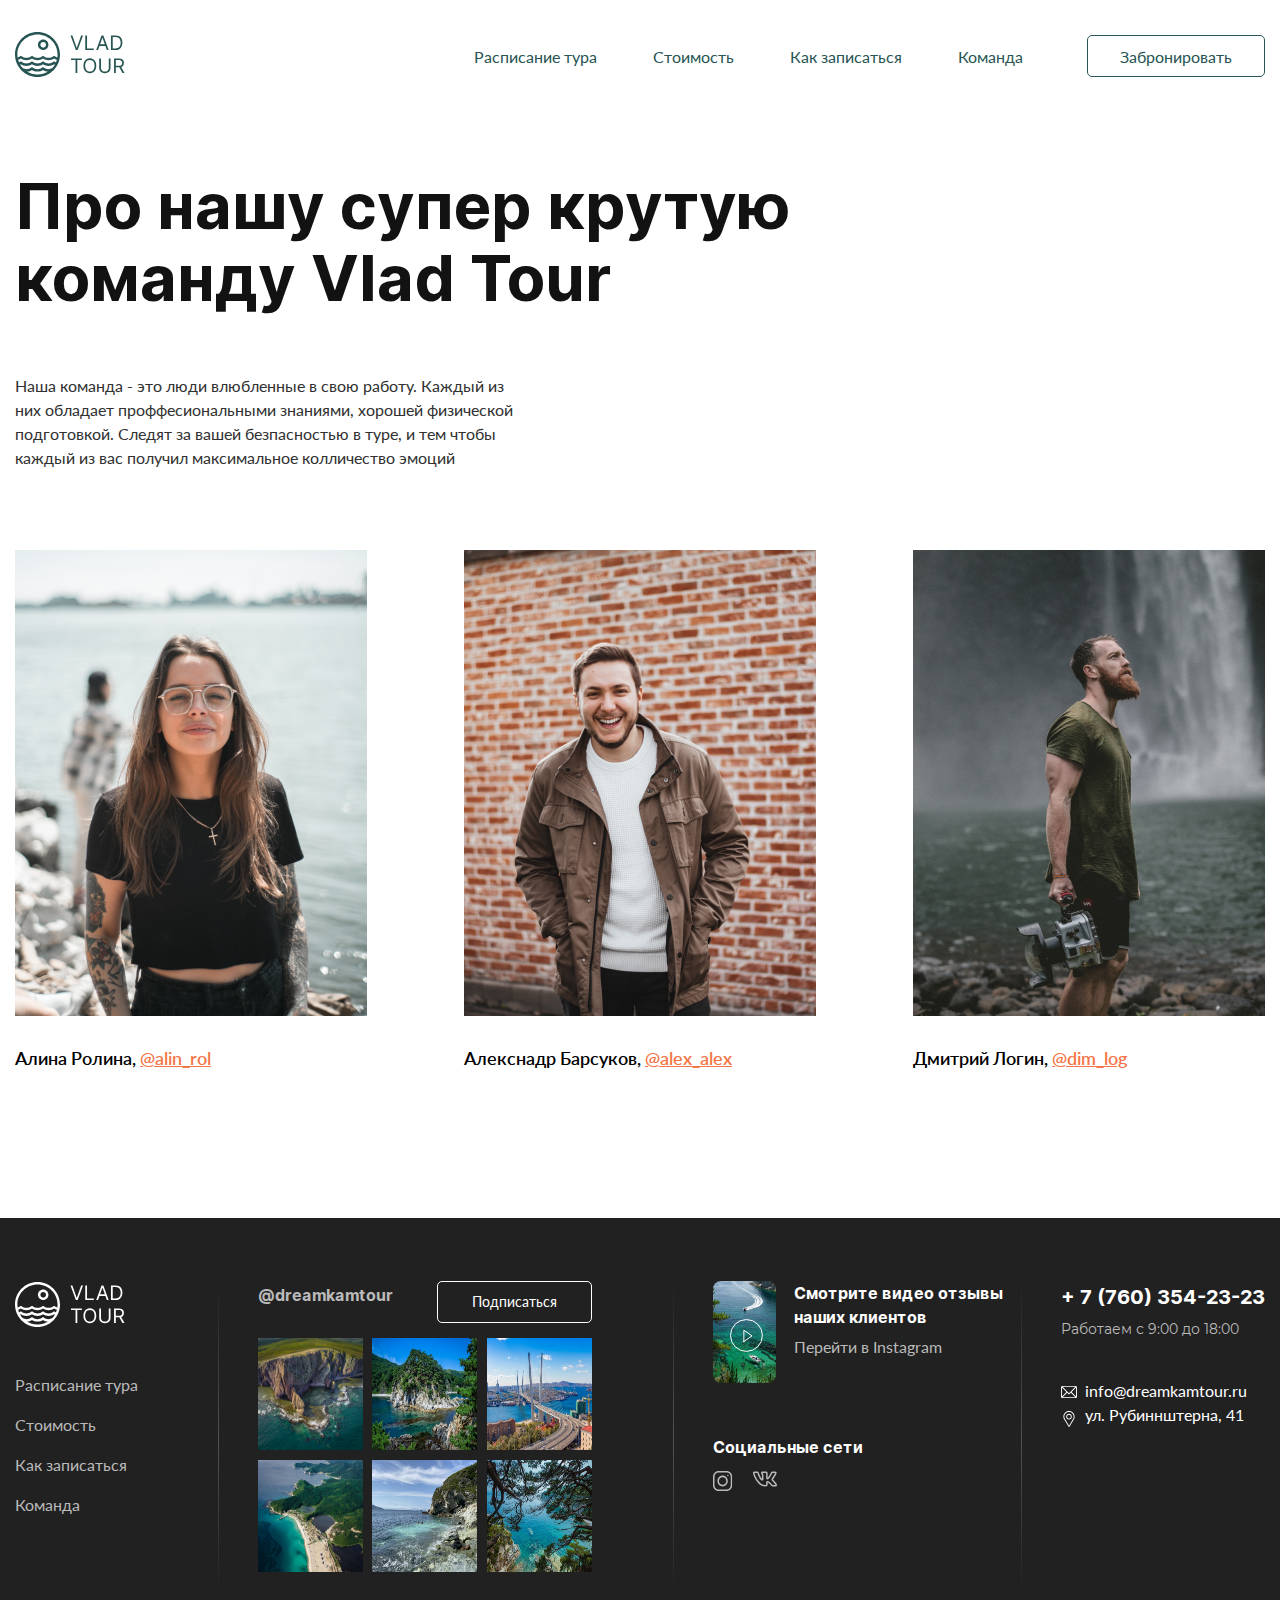
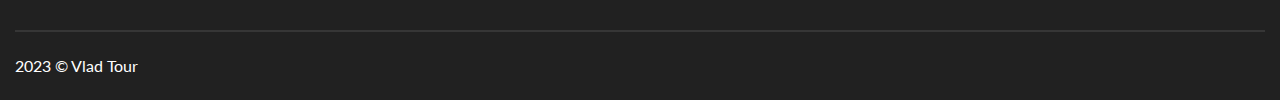
<file: team.html>
<!DOCTYPE html>
<html lang="en">

<head>
    <meta charset="UTF-8">
    <meta name="viewport" content="width=device-width, initial-scale=1.0">
    <meta http-equiv="X-UA-Compatible" content="ie=edge">
    <title>VLAD TOUR</title>
    <link rel="stylesheet" href="css/reset.css">
    <link rel="stylesheet" href="css/style.css">
</head>

<body>
    <header class="header header__other">
        <div class="container">
            <div class="header__top">
                <a class="logo" href="index.html">
                    <img src="images/logo-header.svg" alt="logo">
                </a>
                <nav class="menu">
                    <ul class="menu__list">
                        <li>
                            <a class="menu__link" href="schedule.html">
                                Расписание тура
                            </a>
                        </li>
                        <li>
                            <a class="menu__link" href="price.html">
                                Стоимость
                            </a>
                        </li>
                        <li>
                            <a class="menu__link" href="booking.html">
                                Как записаться
                            </a>
                        </li>
                        <li>
                            <a class="menu__link" href="team.html">
                                Команда
                            </a>
                        </li>
                    </ul>
                    <div class="menu__btn">
                        <a class="menu__btn-link" href="booking.html">Забронировать</a>
                    </div>
                </nav>
            </div>
        </div>
    </header>
    <section class="team">
        <div class="container">
            <h3 class="team__title">
                Про нашу супер крутую команду Vlad Tour
            </h3>
            <div class="team__text">
                Наша команда - это люди влюбленные в свою работу. Каждый из них обладает проффесиональными знаниями,
                хорошей физической подготовкой. Следят за вашей безпасностью в туре, и тем чтобы каждый из вас получил
                максимальное колличество эмоций
            </div>
            <div class="gal__team">
                <div class="gal__team-items">
                    <div class="gal__team-item">
                        <img class="gal__team-img" src="images/slider-team-1.jpg" alt="">
                        <p class="gal__team-text">Алина Ролина, <span>@alin_rol</span></p>
                    </div>
                    <div class="gal__team-item">
                        <img class="gal__team-img" src="images/slider-team-2.jpg" alt="">
                        <p class="gal__team-text">Алекснадр Барсуков, <span>@alex_alex</span></p>
                    </div>
                    <div class="gal__team-item">
                        <img class="gal__team-img" src="images/slider-team-3.jpg" alt="">
                        <p class="gal__team-text">Дмитрий Логин, <span>@dim_log</span></p>
                    </div>
                </div>
            </div>
    </section>
    <footer class="footer">
        <div class="container">
            <div class="footer__top">
                <div class="footer__menu footer__block">
                    <a class="footer__logo" href="index.html">
                        <img class="footer__logo-img" src="images/footer-logo.svg">
                    </a>
                    <nav class="footer__nav">
                        <ul class="footer__list">
                            <li>
                                <a class="footer__list-link" href="schedule.html">
                                    Расписание тура
                                </a>
                            </li>
                            <li>
                                <a class="footer__list-link" href="price.html">
                                    Стоимость

                                </a>
                            </li>
                            <li>
                                <a class="footer__list-link" href="booking.html">
                                    Как записаться

                                </a>
                            </li>
                            <li>
                                <a class="footer__list-link" href="team.html">
                                    Команда
                                </a>
                            </li>
                        </ul>
                    </nav>
                </div>
                <div class="footer__inst footer__block">
                    <div class="footer__inst-desc">
                        <div class="footer__inst-name">
                            @dreamkamtour
                        </div>
                        <div class="footer__inst-btn">
                            <a class="footer__inst-link" href="#">Подписаться</a>
                        </div>
                    </div>
                    <div class="footer__inst-gallery">
                        <img class="footer__inst-img" src="images/footer-gal-1.jpg" alt="#">
                        <img class="footer__inst-img" src="images/footer-gal-2.jpg" alt="#">
                        <img class="footer__inst-img" src="images/footer-gal-3.jpg" alt="#">
                        <img class="footer__inst-img" src="images/footer-gal-4.jpg" alt="#">
                        <img class="footer__inst-img" src="images/footer-gal-5.jpg" alt="#">
                        <img class="footer__inst-img" src="images/footer-gal-6.jpg" alt="#">
                    </div>
                </div>
                <div class="footer__social footer__block">
                    <div class="footer__social-inst">
                        <div class="footer__social-video">
                            <a class="footer__social-link" href="#">
                                <img class="footer__social-img" src="images/inst-video.png" alt="#">
                            </a>
                        </div>
                        <div class="footer__social-text">
                            <p>Смотрите видео отзывы наших клиентов</p>
                            <a class="footer__social-linkinst" href="#">Перейти в Instagram</a>
                        </div>
                    </div>
                    <div class="footer__social-title">
                        Социальные сети
                    </div>
                    <img class="footer__social-icon" src="images/ins-icon-footer.svg" alt="photo">
                    <img class="footer__social-icon" src="images/vk-icon-footer.svg" alt="photo">
                </div>
                <div class="footer__com footer__block">
                    <a class="footer__phone" href="tel:87603542323">+ 7 (760) 354-23-23</a>
                    <div class="footer__com-text">Работаем с 9:00 до 18:00</div>
                    <a class="footer__email" href="mailto:">info@dreamkamtour.ru</a>
                    <div class="footer__adress">ул. Рубиннштерна, 41</div>
                </div>
            </div>
            <div class="footer__bottom">
                2023 © Vlad Tour
            </div>
        </div>
    </footer>
    <script src="js/main.js"></script>
</body>

</html>
</file>
<file: css/style.css>
@import url(../fonts/stylesheet.css);

*,
*::before,
*::after {
    box-sizing: border-box;
}

:root {
    --primary: #275553;
    --secondary: #F47648;
    --white: #FFF;
    --title: #121212;
    --subtitle: #313131;
    --black: #212121;
    --dark-gray: #5A5A5A;
    --gray: #BABABA;
    --text: #acacac;
}

body {
    font-family: 'Lato', sans-serif;
    font-weight: 400;
    font-size: 16px;
    line-height: 24px;
    color: var(--white);
}

a {
    text-decoration: none;
}

.container {
    max-width: 1280px;
    width: 100%;
    margin: 0 auto;
    padding: 0 15px;
}

.day__title {
    font-family: 'Inter', sans-serif;
    font-size: 40px;
    font-weight: 700;
    line-height: 50px;
    position: relative;
}

.item__mod {
    position: relative;
}

.day__item-descr {
    position: absolute;
    bottom: 0;
    padding: 0 16px 19px 16px;
}

.item__mod::before {
    content: '';
    position: absolute;
    bottom: 0;
    height: 50%;
    width: 100%;
    background: linear-gradient(0deg, #000 1.71%, rgba(0, 0, 0, 0.57) 61.81%, rgba(0, 0, 0, 0.00) 100%), rgba(0, 0, 0, 0.00);
    background-repeat: no-repeat;
}

.title__mod {
    font-weight: 700;
    margin-bottom: 1px;
}

.text__mod {
    color: var(--gray);
    font-size: 14px;
}


/* MAIN PAGE */

/* HEADER */

.header {
    height: 100vh;
    background-image: url(../images/header-bg.jpg);
    background-repeat: no-repeat;
    background-size: cover;
    background-position: center center;
    position: relative;
}


.header__top {
    display: flex;
    justify-content: space-between;
    align-items: center;
    padding-top: 31px;
}

.menu {
    display: flex;
}


.menu__list {
    display: flex;
    margin-right: 64px;
}

.menu__list li+li {
    padding-left: 56px;
}

.menu__link {
    color: var(--primary);
    font-size: 16px;
    line-height: 19px;
    font-weight: 400;
    transition: all 0.5s;
}

.menu__link:hover {
    border-bottom: 1px solid var(--primary);
}

.menu__btn-link {
    padding: 11px 32px 10px;
    color: var(--primary);
    border: 1px solid var(--primary);
    border-radius: 5px;
    transition: all .5s;
}

.menu__btn-link:hover {
    background-color: var(--primary);
    color: var(--white);
}

.header__content {
    padding-top: 142px;
    opacity: 0;
    transform: translateY(50px);
    transition: opacity 0.8s ease-in-out, transform 0.8s ease-in-out;
}

.header__content.animation-class {
    opacity: 1;
    transform: translateY(0);
    transition: opacity 0.8s ease-in-out, transform 0.8s ease-in-out;
}





.header__title {
    font-family: 'Montserrat', sans-serif;
    font-weight: 900;
    line-height: 64px;
    font-size: 56px;
    margin-bottom: 29px;
    max-width: 616px;
}

.header__date {
    font-family: 'Montserrat', sans-serif;
    font-weight: 700;
    font-size: 30px;
    line-height: 56px;
    padding: 0 24px;
    background: linear-gradient(143deg, #FB8B62 0%, #F47648 100%), #F47648;
    margin-bottom: 40px;
    border-radius: 16px;
    display: inline-block;
}

.header__text {
    font-size: 20px;
    line-height: 28px;
    width: 384px;
    margin-bottom: 38px;
}

.header__btn-link {
    font-size: 18px;
    font-weight: 400;
    line-height: 24px;
    text-decoration: underline;
    padding-right: 82px;
    position: relative;
    color: #fff;
}

.header__btn-link::after {
    content: '';
    position: absolute;
    background-image: url(../images/arrow.svg);
    width: 64px;
    height: 64px;
    top: -16px;
    right: 0;
}

.header__btn-link:hover {
    color: var(--secondary);
}

/* DESCR */

.descr {
    padding: 120px 0 33px;
}

.descr__title {
    max-width: 728px;
    color: var(--title);
    font-family: 'Inter', sans-serif;
    font-size: 48px;
    font-weight: 700;
    line-height: 56px;
    margin-bottom: 27px;
    opacity: 0;
    transform: translateY(50px);
    transition: opacity 0.3s ease-in-out, transform 0.3s;
}

.descr__title.animation-class {
    opacity: 1;
    transform: translateY(0);
    transition: opacity 0.3s ease-in-out, transform 0.3s ease-in-out;
}


.descr__subtitle {
    max-width: 571px;
    color: var(--subtitle);
    font-size: 24px;
    line-height: 32px;
    opacity: 0.800000011920929;
    margin-bottom: 35px;
    opacity: 0;
    transform: translateY(50px);
    transition: opacity 0.3s ease-in-out, transform 0.3s;
}

.descr__subtitle.animation-class {
    opacity: 1;
    transform: translateY(0);
    transition: opacity 0.3s ease-in-out, transform 0.3s ease-in-out;
}


.descr__text {
    color: var(--subtitle);
    max-width: 613px;
    opacity: 0.800000011920929;
    opacity: 0;
    transform: translateY(50px);
    transition: opacity 0.3s ease-in-out, transform 0.3s;
}

.descr__text.animation-class {
    opacity: 1;
    transform: translateY(0);
    transition: opacity 0.3s ease-in-out, transform 0.3s ease-in-out;
}


/* INFO */

.info {
    background: linear-gradient(0deg, #000 10.42%, rgba(0, 0, 0, 0.63) 39.38%, rgba(0, 0, 0, 0.00) 80%), url(../images/info-bg.jpg) no-repeat center center / cover;
    height: 100vh;
    position: relative;
}

.info__top {
    padding-top: 31px;


}

.info__items {
    display: flex;
    justify-content: flex-start;
    z-index: 5;
}



.info__item+.info__item {
    margin-left: 64px;
}

.info__item-img {
    margin-bottom: 8px;
}

.info__item-title {
    color: var(--black);
    font-family: 'Montserrat', sans-serif;
    font-size: 14px;
    font-weight: 400;
    line-height: 24px;
}

.info__item-text {
    color: var(--black);
    font-weight: 700;
}

.info__content {
    padding: 336px 0 138px;
    opacity: 0;
    transform: translateX(-30px);
    transition: opacity 0.3s ease-in-out, transform 0.3s ease-in-out;
}

.info__content.animation-class {
    opacity: 1;
    transform: translateX(0);
    transition: opacity 0.3s ease-in-out, transform 0.3s ease-in-out;
}


.info__title {
    width: 662px;
    font-family: 'Montserrat', sans-serif;
    font-size: 24px;
    font-weight: 600;
    line-height: 32px;
    margin-bottom: 28px;
}

.info__com {
    width: 299px;
    line-height: 19px;
    color: #dedede;
    font-weight: 300;
    margin-bottom: 13px;
}

.info__name {
    font-weight: 500;
    line-height: 19px;
}

.info__name span {
    border-bottom: 1px solid var(--white);
}

/* FOOTER */

.footer {
    background-color: var(--black);
    padding-top: 63px;
}

.footer__top {
    display: flex;
    justify-content: space-between;
    padding-bottom: 48px;
}

.footer__menu {
    margin-right: 80px;
}

.footer__logo {
    margin-bottom: 40px;
    display: inline-block;
}

.footer__list li+li {
    margin-top: 16px;
}

.footer__list-link {
    color: var(--gray);
}

.footer__inst {
    width: 334px;
    margin-right: 82px;
}

.footer__inst-desc {
    display: flex;
    justify-content: space-between;
    margin-bottom: 15px;
}

.footer__inst-name {
    color: var(--gray);
    font-family: 'Inter', sans-serif;
    font-size: 16px;
    font-weight: 700;
    line-height: 28px;
    margin-right: 22px;
}

.footer__inst-link {
    color: var(--white);
    font-size: 14px;
    font-weight: 400;
    line-height: 24px;
    display: inline-block;
    padding: 8px 34px;
    border: 1px solid var(--white);
    border-radius: 5px;
}

.footer__inst-gallery {
    display: flex;
    justify-content: space-between;
    flex-wrap: wrap;
}

.footer__inst-img {
    width: 105px;
    height: 112px;
    margin-bottom: 10px;
    background-size: cover;
}

.footer__social {
    width: 308px;
}

.footer__social-inst {
    display: flex;
    margin-bottom: 46px;
}

.footer__social-video {
    display: inline-block;
    margin-right: 18px;
}

.footer__social-link {
    position: relative;
}

.footer__social-link::after {
    content: '';
    position: absolute;
    background-image: url(../images/video-icon.svg);
    background-repeat: no-repeat;
    width: 33px;
    height: 33px;
    top: -255%;
    left: 26%;
}

.footer__social-img {
    width: 63px;
    height: 102px;
    border-radius: 8px;
    position: relative;
}


.footer__social-text p {
    font-family: 'Inter', sans-serif;
    font-weight: 700;
    margin-bottom: 6px;
}

.footer__social-linkinst {
    font-weight: 400;
    line-height: 24px;
    font-size: 16px;
    color: var(--gray);
}

.footer__social-title {
    font-family: 'Inter', sans-serif;
    font-weight: 700;
    margin-bottom: 8px;
}

.footer__social-icon {
    margin-right: 16px;
}

.footer__phone {
    color: var(--white);
    font-family: 'Inter', sans-serif;
    font-size: 20px;
    font-weight: 700;
    line-height: 32px;
}

.footer__com-text {
    margin-bottom: 34px;
    color: var(--gray);
    font-family: 'Montserrat', sans-serif;
    font-size: 14px;
    font-weight: 400;
    line-height: 32px;
}

.footer__email {
    margin-bottom: 12px;
    position: relative;
}

.footer__email::before {
    content: '';
    background-image: url(../images/letter-icon.svg);
    position: absolute;
    background-repeat: no-repeat;
    width: 16px;
    height: 16px;
    left: 0;
    bottom: 0;
}

.footer__email,
.footer__adress {
    color: var(--white);
    font-size: 16px;
    line-height: 24px;
    padding-left: 24px;
}

.footer__adress {
    position: relative;
}

.footer__adress::before {
    content: '';
    position: absolute;
    background-image: url(../images/place-icon.svg);
    width: 16px;
    height: 16px;
    left: 0;
    bottom: 0;
}

.footer__bottom {
    padding: 22px 0;
    border-top: 2px solid #363636;
}

.footer__block {
    position: relative;
}

.footer__block+.footer__block::before {
    content: '';
    position: absolute;
    width: 1px;
    height: 312px;
    background: linear-gradient(180deg, #212121 0%, #535353 51.04%, #212121 100%);

    left: -40px;
}

/* SHEDULE.HTML */

.header__other {
    background-image: none;
    height: 100px;
}

/* DAY-1 */

.day-1 {
    background-image: linear-gradient(180deg, #000 0%, rgba(0, 0, 0, 0.31) 66.32%, rgba(0, 0, 0, 0.00) 100%), url(../images/day-1-bg.jpg);
    height: 100vh;
    background-repeat: no-repeat;
    background-position: top center;
    background-size: cover;
    position: relative;
    z-index: 1;
}

.day-1::before {
    content: '';
    background: linear-gradient(0deg, #000 3.42%, rgba(0, 0, 0, 0.63) 25.38%, rgba(0, 0, 0, 0.00) 50%);
    height: 100%;
    width: 100%;
    top: 0;
    position: absolute;
    z-index: -1;
}

.day-1::after {
    content: '';
    background-image: url(../images/cloud.png);
    background-repeat: no-repeat;
    background-size: cover;
    position: absolute;
    height: 100px;
    width: 100%;
    bottom: 0;
    z-index: 100;
}


.day-1__inner {
    display: flex;
    justify-content: space-between;
    align-items: center;
    padding-top: 78px;
}

.day-1__descr {
    width: 461px;
    margin-right: 180px;
}

.day-1__title {
    margin-bottom: 48px;
}



.day__title::before {
    content: '';
    background-image: url(../images/point.svg);
    background-repeat: no-repeat;
    left: -65px;
    top: 5%;
    position: absolute;
    width: 36px;
    height: 36px;
}

.day__title span {
    color: var(--secondary);
}

.day-1 p {
    color: var(--text);
    margin-bottom: 15px;
    z-index: 5;
}

.day-1 p span {
    font-weight: 600;
    color: var(--white);
}

.day-1__gallery {
    display: flex;
    align-items: center;
    opacity: 0;
    transform: translateY(50px);
    transition: opacity 0.9s ease-in-out, transform 0.3s;
}

.day-1__gallery.animation-class {
    opacity: 1;
    transform: translateY(0);
    transition: opacity 0.9s ease-in-out, transform 0.3s ease-in-out;
}


.day-1__gallery-item {
    width: 280px;
    height: 280px;
}

.day-1__gallery-item:first-child {
    width: 320px;
    height: 320px;
    margin-right: 35px;
}

/*  DAY-2 */

.day-2 {
    padding: 65px 0 128px;
}

.day-2__title {
    color: var(--black);
    margin-bottom: 98px;
    max-width: 856px;
}

.day-2__text__inner {
    display: flex;
    justify-content: space-between;
    margin-bottom: 86px;
}

.day-2__text p {
    color: var(--subtitle);
    margin-bottom: 15px;
}

.day-2__items {
    display: flex;
    justify-content: space-around;
}


.day-2__item {
    width: 320px;
    height: 320px;
}





/* WAITiGN */

.waiting {
    padding: 80px 0;
    background-color: #f1f1f1;
}

.waiting__title {
    color: #000;
    font-size: 36px;
    font-weight: 700;
    line-height: 28px;
    margin-bottom: 48px;
}

.waiting__items {
    display: flex;
    justify-content: space-between;
}

.waiting__item {
    width: 288px;
    background-color: var(--white);
    box-shadow: 0px 6px 14px 0px rgba(0, 0, 0, 0.10);

}

.waiting__item-img {
    border-radius: 5px 5px 0px 0px;
}

.waiting__item-descr {
    padding: 32px 24px;
}

.waiting__item-title {
    color: var(--black);
    font-family: 'Montserrat', sans-serif;
    font-size: 18px;
    font-weight: 700;
    line-height: 24px;
    margin-bottom: 4px;
}

.waiting__item-text {
    font-size: 14px;
    color: var(--dark-gray);
}

/* DAY-3 */

.day-3 {
    padding: 80px 0;
    background-image: url(../images/day-3-bg.jpg);
    background-repeat: no-repeat;
    background-size: cover;
    background-position: center 300px;
    height: 100vh;
    position: relative;
}

.day-3::after {
    content: '';
    position: absolute;
    background: linear-gradient(1800deg, #000 0.15%, rgba(0, 0, 0, 0.57) 52.30%, rgba(0, 0, 0, 0.00) 92.77%), rgba(0, 0, 0, 0.00);
    background-repeat: no-repeat;
    width: 100%;
    height: 40%;
    bottom: 0;
}

.day-3__inner {
    display: flex;
    justify-content: space-between;
    align-items: center;
}


.day-3__descr {
    width: 500px;
    z-index: 3;
}

.day-3__title {
    margin-bottom: 55px;
    color: var(--black);
}

.day-3__text p {
    margin-bottom: 15px;
    color: var(--black);
}

.day-3__gallery {
    display: flex;
    align-items: center;
}

.day-3__slider-item {
    width: 280px;
    height: 280px;
    background-repeat: no-repeat;
    background-size: cover;
}

.day-3__slider-item:last-child {
    width: 320px;
    height: 320px;
    margin-left: 35px;
}


/* DAY-4 */

.day-4 {
    background-color: #000;
    padding: 105px 0 114px;
}

.day-4__inner {
    display: flex;
    justify-content: space-between;
    align-items: center;
}

.day-4__descr {
    width: 461px;
    margin-right: 167px;
}

.day-4__title {
    margin-bottom: 98px;
}

.day-4__text p {
    margin-bottom: 20px;
    color: var(--text);
}

.day-4__photo {
    position: relative;
}

.day-4__photo::before {
    content: '';
    background: linear-gradient(0deg, #000 1.71%, rgba(0, 0, 0, 0.57) 61.81%, rgba(0, 0, 0, 0.00) 100%), rgba(0, 0, 0, 0.00);
    height: 232px;
    width: 100%;
    bottom: 0;
    background-repeat: no-repeat;
    position: absolute;
}

.day-4__photo::after {
    content: '';
    position: absolute;
    background: url(../images/day-4-birth.png);
    height: 315px;
    width: 373px;
    bottom: -150px;
    left: 210px;
    background-repeat: no-repeat;
}


/* DAY 5 */

.day-5-6 {
    background-image: url(../images/day-5-6-bg.png);
    padding: 70px 0 187px;
    height: 170vh;
    background-repeat: no-repeat;
    background-position: top center;
    background-size: cover;
    position: relative;
}

.day-5-6::before {
    content: '';
    position: absolute;
    background: linear-gradient(180deg, #000 0.15%, rgba(0, 0, 0, 0.57) 52.30%, rgba(0, 0, 0, 0.00) 92.77%), rgba(0, 0, 0, 0.00);
    height: 900px;
    width: 100%;
    top: 0;
    background-repeat: no-repeat;
}

.day-5-6::after {
    content: '';
    position: absolute;
    background: linear-gradient(0deg, #000 0.15%, rgba(0, 0, 0, 0.57) 52.30%, rgba(0, 0, 0, 0.00) 92.77%), rgba(0, 0, 0, 0.00);
    height: 900px;
    width: 100%;
    bottom: 0;
    background-repeat: no-repeat;
}

.day-5 {
    margin-bottom: 100px;
}

.day-5__inner {
    display: flex;
    justify-content: space-between;
}


.day-5__item {
    width: 460px;
    height: 460px;
}

.day-5__descr {
    width: 533px;
    z-index: 5;
}

.day-5__title {
    margin-bottom: 68px;
}


.day-5__text {
    color: var(--white);
    z-index: 5;
}

.day-5__text p {
    margin-bottom: 20px;

}

/* DAY-6 */

.day-6 {
    padding-top: 100px;
    z-index: 5;
    position: absolute;
    display: flex;
    justify-content: space-between;
}

.day-6__inner {
    display: flex;
    justify-content: space-between;
    align-items: center;
}

.day-6__descr {
    width: 500px;
    margin-right: 243px;
}

.day-6__title {
    margin-bottom: 98px;
}

.day-6__text p {
    margin-bottom: 20px;
}

.day-6__text {
    margin-bottom: 40px;
}

.day-6__table {
    width: 480px;
}

.day-6__table-block {
    display: flex;
    justify-content: space-between;
    align-items: center;
    padding: 16px 0;
    border-bottom: 1px solid var(--gray);
}


.day-6__table-title {
    font-family: 'Montserrat', sans-serif;
    font-size: 20px;
    font-weight: 700;
    line-height: 28px;
    margin-bottom: 20px;
}


.day-6__table-text {
    color: var(--gray);
    font-size: 14px;
    padding-right: 50px;
}

/* DAY-7 */

.day-7 {
    position: relative;
    padding-top: 100px;
}

.day-7::before {
    content: '';
    background-image: url(../images/cloud.png);
    position: absolute;
    top: -200px;
    width: 100%;
    height: 200px;
    background-size: cover;
}

.day-7__title {
    width: 865px;
    margin-bottom: 60px;
    color: var(--black);
}

.day-7__top {
    display: flex;
    justify-content: space-between;
    align-items: center;
    margin-bottom: 53px;
}

.day-7__descr {
    width: 548px;
}

.day-7__text {
    color: var(--subtitle);
}

.day-7__text p {
    margin-bottom: 20px;
}

.day-7__photo {
    position: absolute;
    right: 0;
}

.day-7__photo-img {
    width: 655px;
    height: 446px;
}

.day-7__bottom {
    display: flex;
    justify-content: space-between;
    margin-bottom: 86px;
    align-items: center;
}

.day-7__slider {
    margin-right: 32px;
}

.day-7__descr-bottom {
    width: 478px;
}

.day-7__text-bottom {
    color: var(--subtitle);
    margin-bottom: 48px;
}

.day-7__table-title {
    color: var(--black);
    font-family: 'Montserrat', sans-serif;
    font-size: 20px;
    font-weight: 700;
    line-height: 28px;
    margin-bottom: 20px;
}

.day-7__table-block {
    padding: 16px 0;
    display: flex;
    justify-content: space-between;
    align-items: center;
    border-bottom: 1px solid var(--gray);
}

.day-7__table-subtile {
    color: #000;
}

.day-7__table-text {
    color: var(--subtitle);
    font-size: 14px;
    padding-right: 50px;
}

/* DAY-8 */

.day-8 {
    height: 100vh;
    background-image: url(../images/day-8-bg.jpg);
    background-size: cover;
    background-repeat: no-repeat;
    background-position: top center;
    position: relative;
    padding-top: 241px;
}

.day-8::before {
    content: '';
    background: linear-gradient(180deg, #FFF 0%, rgba(255, 255, 255, 0.69) 21.39%, rgba(255, 255, 255, 0.17) 41.27%, rgba(255, 255, 255, 0.00) 71.20%), rgba(255, 255, 255, 0.00);
    position: absolute;
    height: 500px;
    width: 100%;
    top: 0;
}

.day-8__title {
    width: 434px;
    margin: 0 auto;
}

/* PRICE.HTML */

.price {
    padding: 100px 0;
}

.price__title {
    color: var(--title);
    font-family: 'Inter', sans-serif;
    font-size: 64px;
    font-weight: 700;
    line-height: 72px;
    margin-bottom: 80px;
}

.price__top {
    display: flex;
    justify-content: space-between;
    align-items: end;
}

.price__table {
    width: 800px;
    margin-right: 137px;
}

.price__table-block {
    padding: 33px 0;
    display: flex;
    justify-content: space-between;
    align-items: center;
    border-bottom: 1px solid var(--gray);
}

.price__table-subtile {
    color: #000;
    font-size: 20px;
    line-height: 24px;
}

.price__table-text {
    color: #000;
    font-size: 24px;
    font-weight: 700;
    line-height: 24px;
}

.price__bid {
    position: relative;
}

.price__link {
    display: flex;
    align-items: center;
}



.price__link-text {
    color: var(--black);
    font-size: 18px;
    font-weight: 400;
    line-height: 24px;
    margin-right: 25px;
}

.price__link-text:hover {
    border-bottom: 1px solid var(--black);
}

.price__bottom {
    padding-top: 70px;
    display: flex;
    justify-content: flex-start;
}

.price__yes {
    margin-right: 100px;
}

.price__title-bottom {
    font-size: 24px;
    font-weight: 700;
    line-height: 24px;
    margin-bottom: 20px;
    padding-left: 36px;
    position: relative;
}

.price__yes-title::before {
    content: '';
    position: absolute;
    background-image: url(../images/price-yes.svg);
    left: 0;
    height: 26px;
    width: 26px;
}

.price__no-title::before {
    content: '';
    position: absolute;
    background-image: url(../images/price-no.svg);
    left: 0;
    height: 26px;
    width: 26px;
}

.price__yes-title {
    color: var(--primary);
}

.price__list {
    color: var(--subtitle);
    width: 350px;
    list-style: none;
}


.price__no-title {
    color: #000;
}

.price__list li {
    padding-left: 13px;
    position: relative;
}

.price__list li::before {
    content: '';
    background-color: #D3E7E3;
    position: absolute;
    top: 50%;
    height: 6px;
    transform: translateY(-1px);
    width: 6px;
    left: 0;
    border-radius: 50%;
}

.price__list li+li {
    margin-top: 16px;
}

/* BOOKING */

.booking {
    padding: 100PX 0 80px;
}

.booking__inner {
    display: flex;
    justify-content: space-between;
}


.booking__title {
    color: var(--black);
    font-family: 'Inter', sans-serif;
    font-size: 36px;
    font-weight: 700;
    line-height: 48px;
    margin-bottom: 26px;
}

.booking__icon-link+.booking__icon-link {
    padding-left: 20px
}


.booking__form {
    width: 564px;
}

.booking__input::placeholder {
    color: #999;
    font-family: 'Lato', sans-serif;
    font-size: 40px;
    font-weight: 400;
    line-height: 24px;
}

.booking__input {
    border: none;
    border-bottom: 1px solid var(--black);
    padding: 13px 0 13px 4px;
}

.booking__label {
    color: var(--black);
    font-size: 14px;
    display: block;
    margin-bottom: 3px;
}

.booking__form-top {
    display: flex;
    justify-content: space-between;
    margin-bottom: 48px;
}

.booking__form-block {
    display: flex;
    flex-direction: column;
    width: 260px
}

.booking__tariff-item {
    background-color: var(--primary);
    color: #275553;
}

.booking__label-tarrif {
    margin-bottom: 23px;
}

.booking__tariff {
    color: #000;
}

.booking__tariff {
    margin-bottom: 40px;
    display: flex;
}

.booking__tariff-inner {
    display: flex;
    justify-content: space-between;
    width: 100%;
    padding-left: 10px;
}

.booking__label-traf {
    font-size: 18px;
    line-height: 24px
}

.booking__price {
    font-size: 20px;
    font-weight: 700;
    line-height: 24px;
}


.booking__textarea {
    width: 100%;
    padding: 13px 0 0 4px;
    border: none;
    border-bottom: 1px solid var(--black);
    color: #999;
    font-family: 'Lato', sans-serif;
    margin-bottom: 57px;
}

.form-btn {
    padding: 12px 32px;
    background-color: var(--secondary);
    border: none;
    color: var(--white);
    border-radius: 5px;
}

.booking__photo {
    background-image: url(../images/booking__photo.jpg);
    background-repeat: no-repeat;
    background-position: top center;
    background-size: cover;
    height: 100vh;
}

/* TEAM.HTML  */

.team {
    padding: 70px 0 100px;
}

.team__title {
    color: var(--title);
    font-family: 'Inter', sans-serif;
    font-size: 64px;
    font-weight: 700;
    line-height: 72px;
    width: 960px;
    margin-bottom: 60px;
}

.team__text {
    width: 511px;
    color: var(--subtitle);
    margin-bottom: 80px;
}


.gal__team-items {
    padding-bottom: 48px;
    display: flex;
    justify-content: space-between;

}

.gal__team-img {
    margin-bottom: 24px;
    object-fit: cover;
}


.gal__team-text {
    color: #000;
    font-size: 18px;
    font-weight: 600;
}

.gal__team-text span {
    font-size: 18px;
    color: var(--secondary);
    text-decoration: underline;
}
</file>
